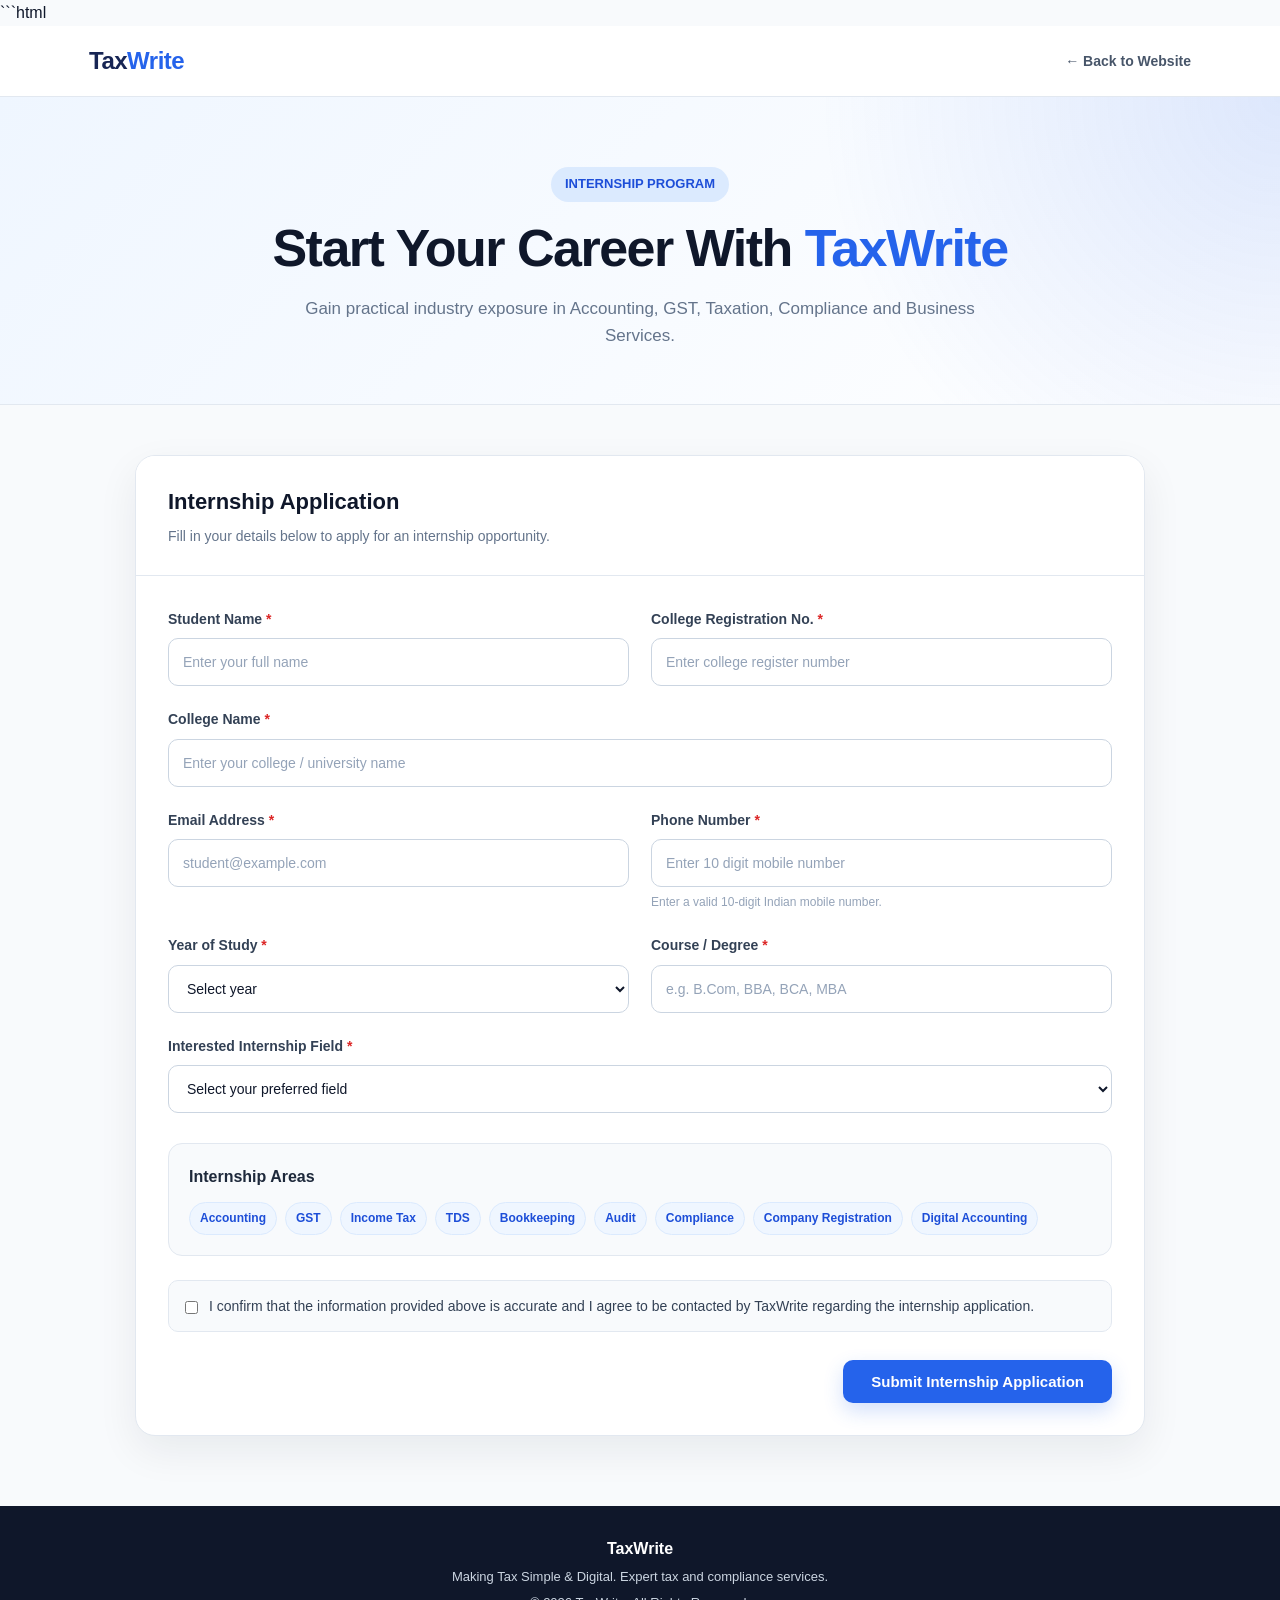
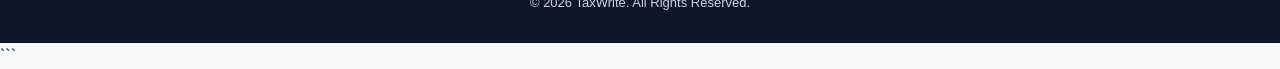
<file: intenship.html>
```html
<!DOCTYPE html>
<html lang="en">
<head>
    <meta charset="UTF-8">
    <meta name="viewport" content="width=device-width, initial-scale=1.0">

    <title>Internship Application | TaxWrite</title>

    <meta name="description"
          content="Apply online for an internship at TaxWrite in Accounting, GST, Taxation, Compliance and related fields.">

    <style>
        * {
            margin: 0;
            padding: 0;
            box-sizing: border-box;
        }

        html {
            scroll-behavior: smooth;
        }

        body {
            font-family: Inter, Arial, Helvetica, sans-serif;
            background: #f8fafc;
            color: #0f172a;
            line-height: 1.6;
        }

        /* =========================
           NAVBAR
        ========================= */

        .navbar {
            width: 100%;
            background: rgba(255,255,255,0.95);
            border-bottom: 1px solid #e2e8f0;
            position: sticky;
            top: 0;
            z-index: 1000;
            backdrop-filter: blur(12px);
        }

        .nav-container {
            max-width: 1150px;
            margin: auto;
            padding: 16px 24px;
            display: flex;
            justify-content: space-between;
            align-items: center;
        }

        .logo {
            text-decoration: none;
            color: #172554;
            font-size: 24px;
            font-weight: 800;
            letter-spacing: -0.5px;
        }

        .logo span {
            color: #2563eb;
        }

        .nav-link {
            text-decoration: none;
            color: #475569;
            font-size: 14px;
            font-weight: 600;
            transition: 0.25s;
        }

        .nav-link:hover {
            color: #2563eb;
        }

        /* =========================
           HERO
        ========================= */

        .hero {
            background:
                radial-gradient(circle at top right, rgba(37,99,235,0.14), transparent 35%),
                linear-gradient(135deg, #eff6ff, #ffffff);
            padding: 70px 20px 55px;
            text-align: center;
            border-bottom: 1px solid #e2e8f0;
        }

        .hero-badge {
            display: inline-block;
            background: #dbeafe;
            color: #1d4ed8;
            padding: 7px 14px;
            border-radius: 30px;
            font-size: 13px;
            font-weight: 700;
            margin-bottom: 18px;
        }

        .hero h1 {
            font-size: clamp(32px, 5vw, 52px);
            line-height: 1.1;
            letter-spacing: -1.5px;
            color: #0f172a;
            margin-bottom: 18px;
        }

        .hero h1 span {
            color: #2563eb;
        }

        .hero p {
            max-width: 680px;
            margin: auto;
            color: #64748b;
            font-size: 17px;
        }

        /* =========================
           MAIN
        ========================= */

        .main {
            max-width: 1050px;
            margin: 50px auto;
            padding: 0 20px;
        }

        .application-card {
            background: #ffffff;
            border: 1px solid #e2e8f0;
            border-radius: 20px;
            box-shadow: 0 15px 40px rgba(15,23,42,0.07);
            overflow: hidden;
        }

        .card-header {
            padding: 28px 32px;
            border-bottom: 1px solid #e2e8f0;
            background: #ffffff;
        }

        .card-header h2 {
            font-size: 22px;
            color: #0f172a;
            margin-bottom: 5px;
        }

        .card-header p {
            color: #64748b;
            font-size: 14px;
        }

        .form-container {
            padding: 32px;
        }

        /* =========================
           FORM
        ========================= */

        .form-grid {
            display: grid;
            grid-template-columns: repeat(2, 1fr);
            gap: 22px;
        }

        .form-group {
            display: flex;
            flex-direction: column;
        }

        .full-width {
            grid-column: 1 / -1;
        }

        label {
            font-size: 14px;
            font-weight: 650;
            color: #334155;
            margin-bottom: 8px;
        }

        label span {
            color: #dc2626;
        }

        input,
        select {
            width: 100%;
            height: 48px;
            padding: 0 14px;
            border: 1px solid #cbd5e1;
            border-radius: 10px;
            background: #ffffff;
            color: #0f172a;
            font-size: 14px;
            outline: none;
            transition: 0.2s;
        }

        input::placeholder {
            color: #94a3b8;
        }

        input:focus,
        select:focus {
            border-color: #2563eb;
            box-shadow: 0 0 0 3px rgba(37,99,235,0.10);
        }

        .helper-text {
            color: #94a3b8;
            font-size: 12px;
            margin-top: 6px;
        }

        /* =========================
           INTERNSHIP FIELDS
        ========================= */

        .field-info {
            margin-top: 30px;
            padding: 20px;
            background: #f8fafc;
            border: 1px solid #e2e8f0;
            border-radius: 14px;
        }

        .field-info h3 {
            font-size: 16px;
            margin-bottom: 12px;
            color: #1e293b;
        }

        .field-list {
            display: flex;
            flex-wrap: wrap;
            gap: 8px;
        }

        .field-tag {
            background: #eff6ff;
            color: #1d4ed8;
            border: 1px solid #dbeafe;
            padding: 6px 10px;
            border-radius: 20px;
            font-size: 12px;
            font-weight: 600;
        }

        /* =========================
           TERMS
        ========================= */

        .terms {
            margin-top: 24px;
            padding: 14px 16px;
            background: #f8fafc;
            border-radius: 10px;
            color: #64748b;
            font-size: 12px;
            border: 1px solid #e2e8f0;
        }

        .terms input {
            width: auto;
            height: auto;
            margin-right: 7px;
            vertical-align: middle;
        }

        /* =========================
           SUBMIT
        ========================= */

        .submit-area {
            margin-top: 28px;
            display: flex;
            justify-content: flex-end;
        }

        .submit-btn {
            border: none;
            background: #2563eb;
            color: white;
            padding: 13px 28px;
            border-radius: 10px;
            font-size: 15px;
            font-weight: 700;
            cursor: pointer;
            transition: 0.25s;
            box-shadow: 0 8px 20px rgba(37,99,235,0.20);
        }

        .submit-btn:hover {
            background: #1d4ed8;
            transform: translateY(-1px);
            box-shadow: 0 12px 25px rgba(37,99,235,0.25);
        }

        .submit-btn:disabled {
            opacity: 0.65;
            cursor: not-allowed;
            transform: none;
        }

        /* =========================
           FOOTER
        ========================= */

        footer {
            margin-top: 70px;
            background: #0f172a;
            color: #cbd5e1;
            text-align: center;
            padding: 30px 20px;
        }

        footer strong {
            color: #ffffff;
        }

        footer p {
            font-size: 13px;
            margin-top: 5px;
        }

        /* =========================
           SUCCESS MESSAGE
        ========================= */

        .success-message {
            display: none;
            margin-top: 22px;
            padding: 14px 16px;
            border-radius: 10px;
            background: #ecfdf5;
            color: #047857;
            border: 1px solid #a7f3d0;
            font-size: 14px;
            font-weight: 600;
        }

        /* =========================
           MOBILE
        ========================= */

        @media (max-width: 700px) {

            .nav-container {
                padding: 14px 18px;
            }

            .logo {
                font-size: 21px;
            }

            .hero {
                padding: 50px 18px 40px;
            }

            .hero p {
                font-size: 15px;
            }

            .main {
                margin: 30px auto;
                padding: 0 14px;
            }

            .card-header {
                padding: 22px 20px;
            }

            .form-container {
                padding: 20px;
            }

            .form-grid {
                grid-template-columns: 1fr;
                gap: 18px;
            }

            .full-width {
                grid-column: auto;
            }

            .submit-area {
                display: block;
            }

            .submit-btn {
                width: 100%;
            }
        }
    </style>
</head>

<body>

<!-- =========================
     NAVBAR
========================= -->

<nav class="navbar">
    <div class="nav-container">
        <a href="https://www.taxwrite.org/" class="logo">
            Tax<span>Write</span>
        </a>

        <a href="https://www.taxwrite.org/" class="nav-link">
            ← Back to Website
        </a>
    </div>
</nav>


<!-- =========================
     HERO
========================= -->

<section class="hero">

    <div class="hero-badge">
        INTERNSHIP PROGRAM
    </div>

    <h1>
        Start Your Career With <span>TaxWrite</span>
    </h1>

    <p>
        Gain practical industry exposure in Accounting, GST, Taxation,
        Compliance and Business Services.
    </p>

</section>


<!-- =========================
     APPLICATION FORM
========================= -->

<main class="main">

    <div class="application-card">

        <div class="card-header">
            <h2>Internship Application</h2>
            <p>
                Fill in your details below to apply for an internship opportunity.
            </p>
        </div>

        <div class="form-container">

            <!--
                FREE FORM SERVICE
                FormSubmit.co

                Change the email below if required.
            -->

            <form
                id="internshipForm"
                action="https://formsubmit.co/official@taxwrite.org"
                method="POST"
            >

                <!-- FormSubmit settings -->

                <input type="hidden" name="_subject"
                       value="New Internship Application - TaxWrite">

                <input type="hidden" name="_captcha"
                       value="false">

                <input type="hidden" name="_template"
                       value="table">

                <input type="hidden" name="_next"
                       value="https://www.taxwrite.org/internship.html">

                <div class="form-grid">

                    <!-- NAME -->

                    <div class="form-group">
                        <label for="studentName">
                            Student Name <span>*</span>
                        </label>

                        <input
                            type="text"
                            id="studentName"
                            name="Student Name"
                            placeholder="Enter your full name"
                            required
                        >
                    </div>


                    <!-- COLLEGE REG NO -->

                    <div class="form-group">
                        <label for="regNo">
                            College Registration No. <span>*</span>
                        </label>

                        <input
                            type="text"
                            id="regNo"
                            name="College Registration No"
                            placeholder="Enter college register number"
                            required
                        >
                    </div>


                    <!-- COLLEGE NAME -->

                    <div class="form-group full-width">
                        <label for="college">
                            College Name <span>*</span>
                        </label>

                        <input
                            type="text"
                            id="college"
                            name="College Name"
                            placeholder="Enter your college / university name"
                            required
                        >
                    </div>


                    <!-- EMAIL -->

                    <div class="form-group">
                        <label for="email">
                            Email Address <span>*</span>
                        </label>

                        <input
                            type="email"
                            id="email"
                            name="Email"
                            placeholder="student@example.com"
                            required
                        >
                    </div>


                    <!-- PHONE -->

                    <div class="form-group">
                        <label for="phone">
                            Phone Number <span>*</span>
                        </label>

                        <input
                            type="tel"
                            id="phone"
                            name="Phone Number"
                            placeholder="Enter 10 digit mobile number"
                            pattern="[6-9][0-9]{9}"
                            maxlength="10"
                            required
                        >

                        <div class="helper-text">
                            Enter a valid 10-digit Indian mobile number.
                        </div>
                    </div>


                    <!-- YEAR -->

                    <div class="form-group">
                        <label for="year">
                            Year of Study <span>*</span>
                        </label>

                        <select id="year" name="Year of Study" required>

                            <option value="">
                                Select year
                            </option>

                            <option value="1st Year">
                                1st Year
                            </option>

                            <option value="2nd Year">
                                2nd Year
                            </option>

                            <option value="3rd Year">
                                3rd Year
                            </option>

                            <option value="4th Year">
                                4th Year
                            </option>

                            <option value="Final Year">
                                Final Year
                            </option>

                            <option value="Graduate">
                                Graduate
                            </option>

                            <option value="Post Graduate">
                                Post Graduate
                            </option>

                        </select>
                    </div>


                    <!-- COURSE -->

                    <div class="form-group">
                        <label for="course">
                            Course / Degree <span>*</span>
                        </label>

                        <input
                            type="text"
                            id="course"
                            name="Course"
                            placeholder="e.g. B.Com, BBA, BCA, MBA"
                            required
                        >
                    </div>


                    <!-- INTERNSHIP FIELD -->

                    <div class="form-group full-width">

                        <label for="interest">
                            Interested Internship Field <span>*</span>
                        </label>

                        <select
                            id="interest"
                            name="Interested Internship Field"
                            required
                        >

                            <option value="">
                                Select your preferred field
                            </option>

                            <option value="Accounting">
                                Accounting
                            </option>

                            <option value="GST">
                                GST & GST Compliance
                            </option>

                            <option value="Income Tax">
                                Income Tax / ITR
                            </option>

                            <option value="TDS">
                                TDS & TDS Compliance
                            </option>

                            <option value="Bookkeeping">
                                Bookkeeping & Accounts
                            </option>

                            <option value="Audit">
                                Audit & Compliance
                            </option>

                            <option value="Company Registration">
                                Company / LLP Registration
                            </option>

                            <option value="Business Compliance">
                                Business Compliance
                            </option>

                            <option value="Taxation">
                                Taxation
                            </option>

                            <option value="Accounting Software">
                                Accounting Software / ERP
                            </option>

                            <option value="Technology">
                                Technology & Digital Accounting
                            </option>

                            <option value="Multiple Fields">
                                Multiple / Combined Fields
                            </option>

                        </select>

                    </div>

                </div>


                <!-- FIELD INFORMATION -->

                <div class="field-info">

                    <h3>
                        Internship Areas
                    </h3>

                    <div class="field-list">

                        <div class="field-tag">
                            Accounting
                        </div>

                        <div class="field-tag">
                            GST
                        </div>

                        <div class="field-tag">
                            Income Tax
                        </div>

                        <div class="field-tag">
                            TDS
                        </div>

                        <div class="field-tag">
                            Bookkeeping
                        </div>

                        <div class="field-tag">
                            Audit
                        </div>

                        <div class="field-tag">
                            Compliance
                        </div>

                        <div class="field-tag">
                            Company Registration
                        </div>

                        <div class="field-tag">
                            Digital Accounting
                        </div>

                    </div>

                </div>


                <!-- TERMS -->

                <div class="terms">

                    <label style="font-weight: 400; margin: 0;">

                        <input
                            type="checkbox"
                            id="agreement"
                            required
                        >

                        I confirm that the information provided above is
                        accurate and I agree to be contacted by TaxWrite
                        regarding the internship application.

                    </label>

                </div>


                <!-- SUBMIT -->

                <div class="submit-area">

                    <button
                        type="submit"
                        class="submit-btn"
                        id="submitBtn"
                    >
                        Submit Internship Application
                    </button>

                </div>


                <div
                    class="success-message"
                    id="successMessage"
                >
                    Your application is being submitted. Please wait...
                </div>

            </form>

        </div>

    </div>

</main>


<!-- =========================
     FOOTER
========================= -->

<footer>

    <strong>TaxWrite</strong>

    <p>
        Making Tax Simple & Digital.
        Expert tax and compliance services.
    </p>

    <p>
        © 2026 TaxWrite. All Rights Reserved.
    </p>

</footer>


<script>

    /* =========================================
       FORM VALIDATION
    ========================================= */

    const form = document.getElementById("internshipForm");

    const submitBtn = document.getElementById("submitBtn");

    const successMessage =
        document.getElementById("successMessage");


    form.addEventListener("submit", function (event) {

        const phone =
            document.getElementById("phone").value.trim();

        const phonePattern =
            /^[6-9][0-9]{9}$/;


        /* Validate Indian mobile number */

        if (!phonePattern.test(phone)) {

            event.preventDefault();

            alert(
                "Please enter a valid 10-digit Indian mobile number."
            );

            document.getElementById("phone").focus();

            return;
        }


        /* Prevent accidental double submission */

        submitBtn.disabled = true;

        submitBtn.textContent = "Submitting...";

        successMessage.style.display = "block";

    });


    /* =========================================
       REMOVE SPACES FROM PHONE NUMBER
    ========================================= */

    document.getElementById("phone")
        .addEventListener("input", function () {

            this.value =
                this.value.replace(/\D/g, "").slice(0, 10);

        });

</script>

</body>
</html>
```
</file>
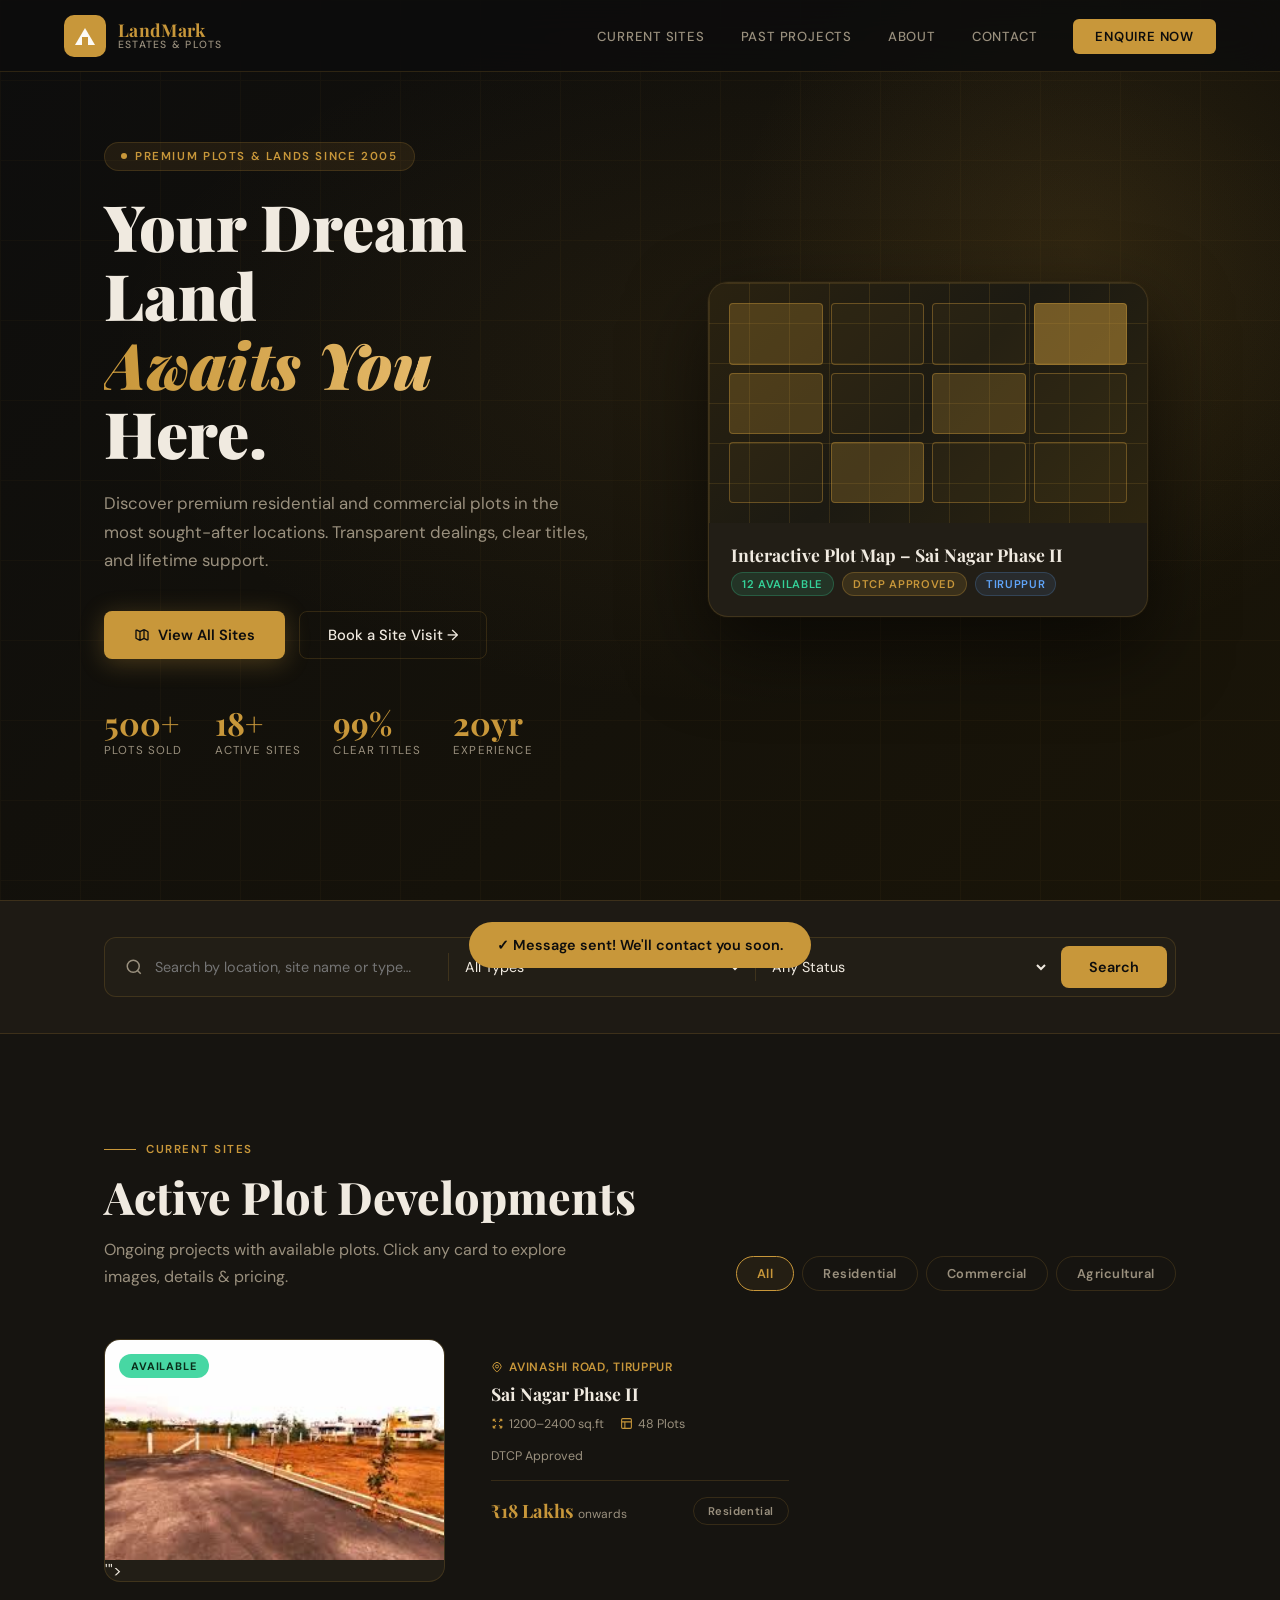
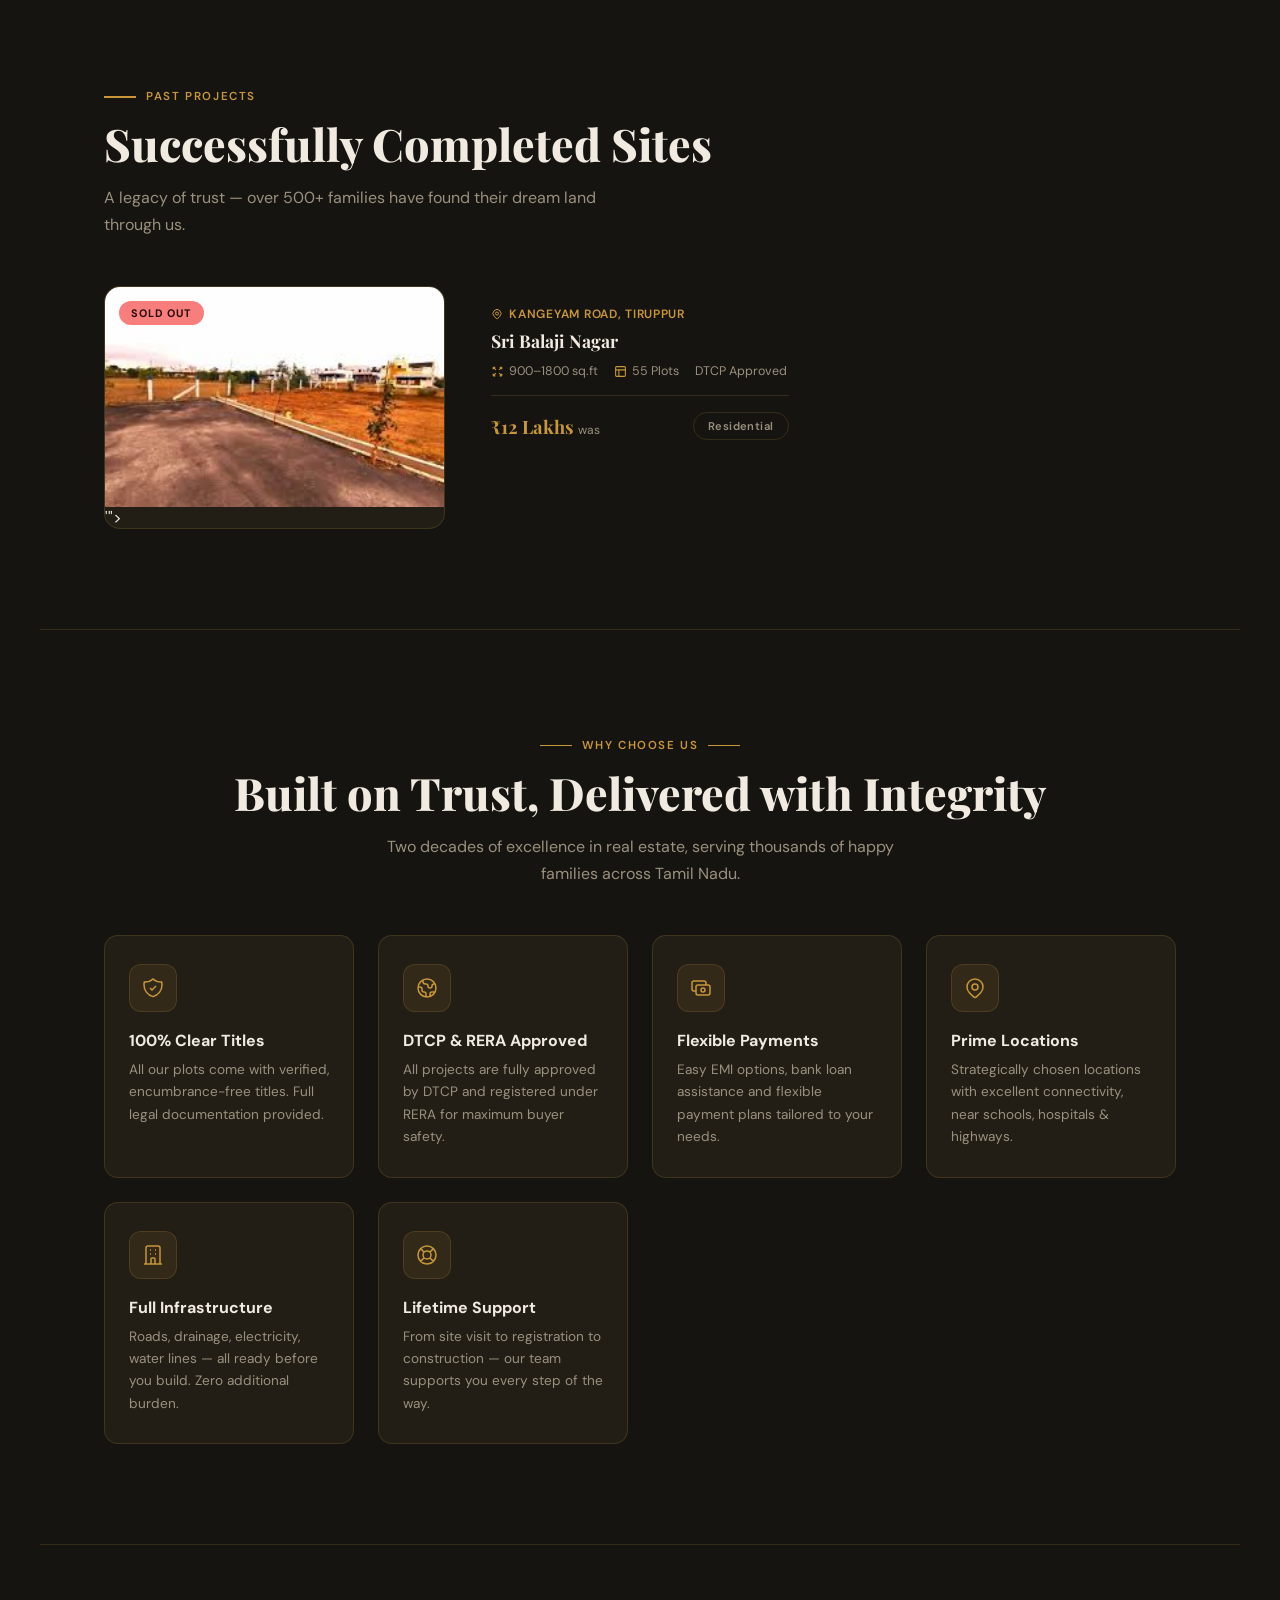
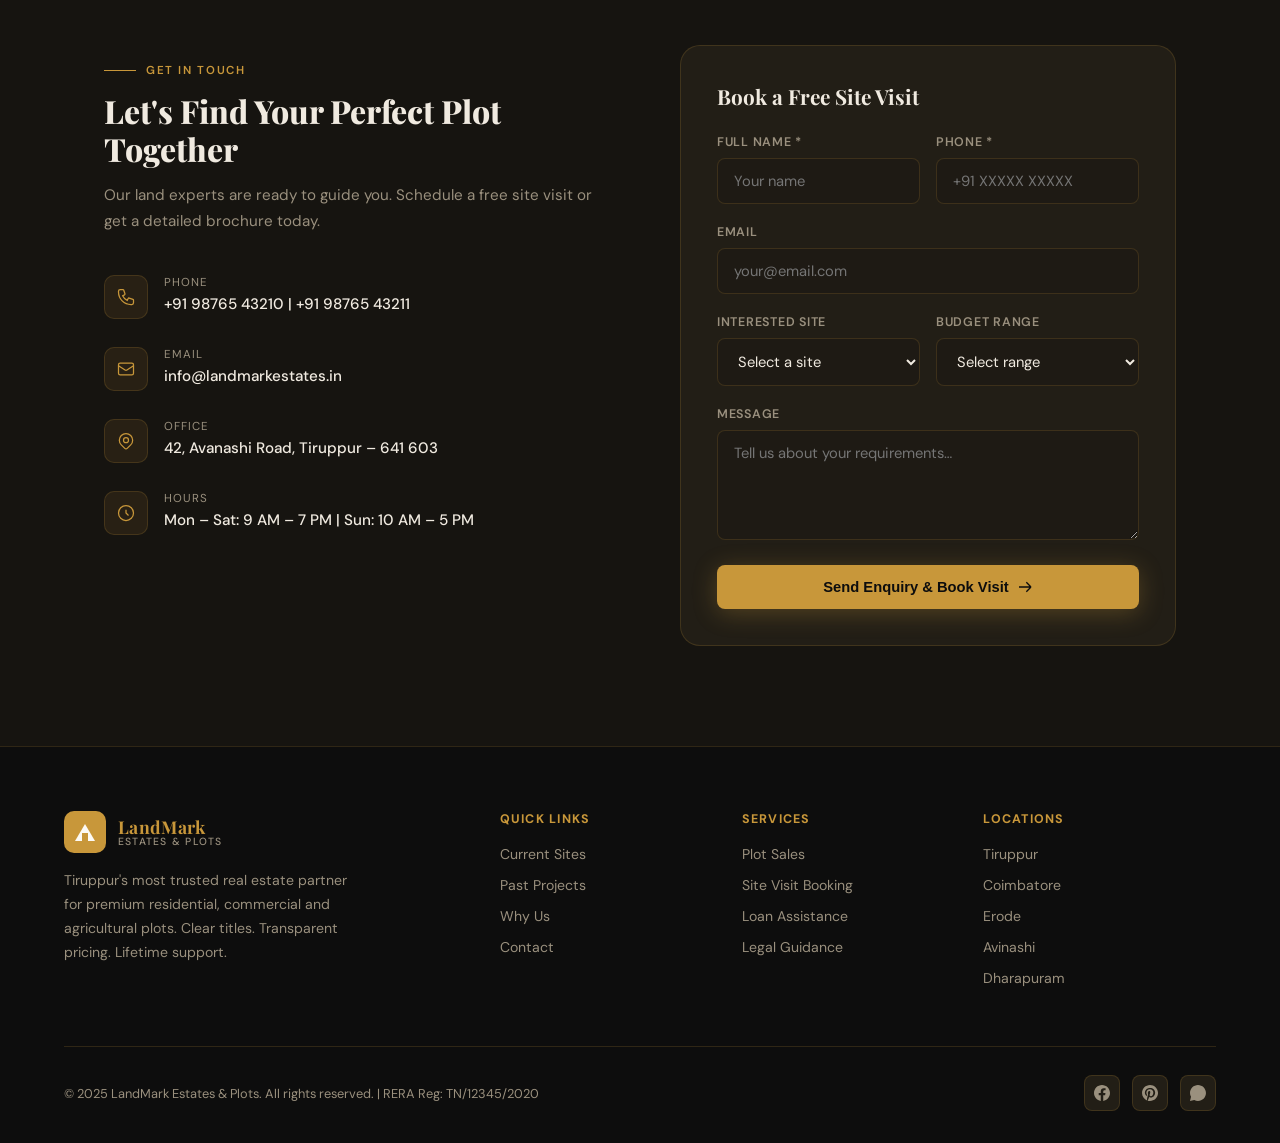
<file: land.html>
<!DOCTYPE html>
<html lang="en">
<head>
  <meta charset="UTF-8" />
  <meta name="viewport" content="width=device-width, initial-scale=1.0"/>
  <title>LandMark Estates – Premium Plots & Lands</title>
  <link rel="icon" type="image/svg+xml" href="data:image/svg+xml,<svg xmlns='http://www.w3.org/2000/svg' viewBox='0 0 64 64'><rect width='64' height='64' rx='12' fill='%23C8973A'/><path d='M10 50 L32 18 L54 50 Z' fill='white' opacity='0.9'/><rect x='26' y='36' width='12' height='14' fill='%23C8973A'/></svg>"/>
  <link rel="preconnect" href="https://fonts.googleapis.com"/>
  <link href="https://fonts.googleapis.com/css2?family=Playfair+Display:wght@400;600;700;900&family=DM+Sans:wght@300;400;500;600&display=swap" rel="stylesheet"/>
  <style>
    :root {
      --gold: #C8973A;
      --gold-light: #E5B96A;
      --gold-dark: #9A6F22;
      --black: #0D0D0D;
      --dark: #161410;
      --mid: #1E1A14;
      --card: #221E16;
      --border: rgba(200,151,58,0.18);
      --text: #F0EAE0;
      --muted: #9A907E;
      --white: #FFFFFF;
    }

    *, *::before, *::after { box-sizing: border-box; margin: 0; padding: 0; }

    html { scroll-behavior: smooth; font-size: 16px; }

    body {
      font-family: 'DM Sans', sans-serif;
      background: var(--dark);
      color: var(--text);
      overflow-x: hidden;
      cursor: default;
    }

    /* ── SCROLLBAR ── */
    ::-webkit-scrollbar { width: 5px; }
    ::-webkit-scrollbar-track { background: var(--dark); }
    ::-webkit-scrollbar-thumb { background: var(--gold); border-radius: 3px; }

    /* ── NAV ── */
    nav {
      position: fixed; top: 0; left: 0; right: 0; z-index: 1000;
      display: flex; align-items: center; justify-content: space-between;
      padding: 0 5%;
      height: 72px;
      background: rgba(13,13,13,0.82);
      backdrop-filter: blur(18px);
      border-bottom: 1px solid var(--border);
      transition: background 0.4s;
    }

    nav.scrolled { background: rgba(13,13,13,0.97); }

    .nav-logo {
      display: flex; align-items: center; gap: 12px;
      text-decoration: none;
    }
    .nav-logo-icon {
      width: 42px; height: 42px;
      background: var(--gold);
      border-radius: 10px;
      display: flex; align-items: center; justify-content: center;
      flex-shrink: 0;
    }
    .nav-logo-icon svg { width: 26px; height: 26px; }
    .nav-logo-text { line-height: 1.1; }
    .nav-logo-text span:first-child {
      display: block;
      font-family: 'Playfair Display', serif;
      font-size: 1.1rem; font-weight: 700;
      color: var(--gold);
      letter-spacing: 0.02em;
    }
    .nav-logo-text span:last-child {
      display: block;
      font-size: 0.65rem; font-weight: 500;
      color: var(--muted); letter-spacing: 0.12em; text-transform: uppercase;
    }

    .nav-links {
      display: flex; gap: 36px; list-style: none;
    }
    .nav-links a {
      text-decoration: none;
      font-size: 0.82rem; font-weight: 500;
      color: var(--muted); letter-spacing: 0.06em;
      text-transform: uppercase;
      transition: color 0.25s;
      position: relative;
    }
    .nav-links a::after {
      content: ''; position: absolute; bottom: -4px; left: 0; right: 0;
      height: 1.5px; background: var(--gold);
      transform: scaleX(0); transform-origin: left;
      transition: transform 0.3s;
    }
    .nav-links a:hover { color: var(--gold); }
    .nav-links a:hover::after { transform: scaleX(1); }

    .nav-cta {
      background: var(--gold);
      color: var(--black) !important;
      padding: 9px 22px; border-radius: 6px;
      font-weight: 600 !important;
      transition: background 0.25s, transform 0.2s !important;
    }
    .nav-cta::after { display: none !important; }
    .nav-cta:hover { background: var(--gold-light) !important; transform: translateY(-1px); }

    .hamburger {
      display: none; flex-direction: column; gap: 5px;
      cursor: pointer; padding: 6px;
    }
    .hamburger span {
      display: block; width: 24px; height: 2px;
      background: var(--gold); border-radius: 2px;
      transition: 0.3s;
    }
    .hamburger.open span:nth-child(1) { transform: rotate(45deg) translate(5px, 5px); }
    .hamburger.open span:nth-child(2) { opacity: 0; }
    .hamburger.open span:nth-child(3) { transform: rotate(-45deg) translate(5px, -5px); }

    .mobile-menu {
      display: none; position: fixed; top: 72px; left: 0; right: 0;
      background: rgba(13,13,13,0.97); backdrop-filter: blur(20px);
      padding: 24px 5% 32px;
      border-bottom: 1px solid var(--border);
      z-index: 999; flex-direction: column; gap: 20px;
    }
    .mobile-menu.open { display: flex; }
    .mobile-menu a {
      text-decoration: none; color: var(--muted);
      font-size: 1rem; font-weight: 500;
      letter-spacing: 0.04em; text-transform: uppercase;
      transition: color 0.2s;
    }
    .mobile-menu a:hover { color: var(--gold); }

    /* ── HERO ── */
    #hero {
      min-height: 100vh;
      display: flex; align-items: center;
      position: relative; overflow: hidden;
      padding-top: 72px;
    }

    .hero-bg {
      position: absolute; inset: 0;
      background:
        radial-gradient(ellipse 80% 60% at 60% 40%, rgba(200,151,58,0.08) 0%, transparent 65%),
        linear-gradient(135deg, #0D0D0D 0%, #1a1508 100%);
    }
    .hero-grid-lines {
      position: absolute; inset: 0; opacity: 0.04;
      background-image:
        linear-gradient(var(--gold) 1px, transparent 1px),
        linear-gradient(90deg, var(--gold) 1px, transparent 1px);
      background-size: 80px 80px;
    }
    .hero-orb {
      position: absolute; width: 700px; height: 700px;
      border-radius: 50%;
      background: radial-gradient(circle, rgba(200,151,58,0.12) 0%, transparent 70%);
      top: -100px; right: -150px;
      animation: pulse-orb 6s ease-in-out infinite;
    }
    @keyframes pulse-orb {
      0%, 100% { transform: scale(1); opacity: 1; }
      50% { transform: scale(1.08); opacity: 0.7; }
    }

    .hero-content {
      position: relative; z-index: 2;
      max-width: 1200px; margin: 0 auto;
      padding: 80px 5%;
      display: grid; grid-template-columns: 1fr 1fr; gap: 80px; align-items: center;
    }

    .hero-eyebrow {
      display: inline-flex; align-items: center; gap: 8px;
      background: rgba(200,151,58,0.1);
      border: 1px solid var(--border);
      padding: 6px 16px; border-radius: 50px;
      font-size: 0.72rem; font-weight: 600;
      letter-spacing: 0.14em; text-transform: uppercase;
      color: var(--gold); margin-bottom: 20px;
    }
    .hero-eyebrow span { width: 6px; height: 6px; background: var(--gold); border-radius: 50%; }

    .hero-title {
      font-family: 'Playfair Display', serif;
      font-size: clamp(2.4rem, 5vw, 4.2rem);
      font-weight: 900; line-height: 1.08;
      margin-bottom: 22px;
      color: var(--text);
    }
    .hero-title em {
      font-style: italic;
      background: linear-gradient(90deg, var(--gold), var(--gold-light));
      -webkit-background-clip: text; -webkit-text-fill-color: transparent;
    }

    .hero-sub {
      font-size: 1.05rem; line-height: 1.7;
      color: var(--muted); margin-bottom: 36px; max-width: 500px;
    }

    .hero-actions { display: flex; gap: 14px; flex-wrap: wrap; }

    .btn-primary {
      display: inline-flex; align-items: center; gap: 8px;
      background: var(--gold); color: var(--black);
      padding: 14px 30px; border-radius: 8px;
      font-weight: 600; font-size: 0.92rem;
      text-decoration: none; border: none; cursor: pointer;
      transition: background 0.25s, transform 0.2s, box-shadow 0.25s;
      box-shadow: 0 4px 24px rgba(200,151,58,0.3);
    }
    .btn-primary:hover {
      background: var(--gold-light); transform: translateY(-2px);
      box-shadow: 0 8px 32px rgba(200,151,58,0.45);
    }

    .btn-outline {
      display: inline-flex; align-items: center; gap: 8px;
      background: transparent; color: var(--text);
      padding: 13px 28px; border-radius: 8px;
      font-weight: 500; font-size: 0.92rem;
      text-decoration: none; cursor: pointer;
      border: 1.5px solid var(--border);
      transition: border-color 0.25s, color 0.25s, transform 0.2s;
    }
    .btn-outline:hover { border-color: var(--gold); color: var(--gold); transform: translateY(-2px); }

    .hero-stats {
      display: flex; gap: 32px; margin-top: 48px;
    }
    .stat { text-align: left; }
    .stat-num {
      font-family: 'Playfair Display', serif;
      font-size: 2rem; font-weight: 700; color: var(--gold); line-height: 1;
    }
    .stat-label { font-size: 0.72rem; color: var(--muted); text-transform: uppercase; letter-spacing: 0.1em; margin-top: 4px; }

    .hero-visual {
      position: relative; display: flex; align-items: center; justify-content: center;
    }
    .hero-map-card {
      width: 100%; max-width: 440px;
      background: var(--card);
      border: 1px solid var(--border);
      border-radius: 20px;
      overflow: hidden;
      box-shadow: 0 32px 80px rgba(0,0,0,0.6), 0 0 0 1px rgba(200,151,58,0.06);
      animation: float-card 5s ease-in-out infinite;
    }
    @keyframes float-card {
      0%, 100% { transform: translateY(0); }
      50% { transform: translateY(-10px); }
    }
    .hero-map-img {
      width: 100%; height: 240px; object-fit: cover;
      background: linear-gradient(135deg, #2a2210, #3a2f12);
      display: flex; align-items: center; justify-content: center;
      font-size: 4rem; position: relative; overflow: hidden;
    }
    .hero-map-img-placeholder {
      width: 100%; height: 240px;
      background: linear-gradient(135deg, #2a2210 0%, #1c1a12 50%, #2d2510 100%);
      display: flex; align-items: center; justify-content: center;
      position: relative; overflow: hidden;
    }
    .map-grid {
      position: absolute; inset: 0;
      background-image:
        linear-gradient(rgba(200,151,58,0.15) 1px, transparent 1px),
        linear-gradient(90deg, rgba(200,151,58,0.15) 1px, transparent 1px);
      background-size: 40px 40px;
    }
    .map-plots {
      position: absolute; inset: 20px;
      display: grid; grid-template-columns: repeat(4,1fr); grid-template-rows: repeat(3,1fr);
      gap: 8px;
    }
    .map-plot {
      border-radius: 4px; border: 1px solid rgba(200,151,58,0.4);
      transition: background 0.3s;
    }
    .map-plot.sold { background: rgba(200,151,58,0.25); }
    .map-plot.available { background: rgba(200,151,58,0.06); }
    .map-plot.featured { background: rgba(200,151,58,0.5); animation: blink-plot 2s ease-in-out infinite; }
    @keyframes blink-plot { 0%,100%{opacity:1}50%{opacity:0.5} }

    .hero-card-body { padding: 20px 22px; }
    .hero-card-title {
      font-family: 'Playfair Display', serif; font-size: 1.1rem;
      font-weight: 700; color: var(--text); margin-bottom: 6px;
    }
    .hero-card-tags { display: flex; gap: 8px; flex-wrap: wrap; }
    .tag {
      font-size: 0.7rem; font-weight: 600; letter-spacing: 0.06em;
      text-transform: uppercase; padding: 4px 10px; border-radius: 50px;
    }
    .tag-gold { background: rgba(200,151,58,0.15); color: var(--gold); border: 1px solid rgba(200,151,58,0.3); }
    .tag-green { background: rgba(52,211,153,0.12); color: #34D399; border: 1px solid rgba(52,211,153,0.25); }
    .tag-blue { background: rgba(96,165,250,0.1); color: #60A5FA; border: 1px solid rgba(96,165,250,0.2); }

    /* ── SECTION BASE ── */
    section { padding: 100px 5%; max-width: 1200px; margin: 0 auto; }
    .section-wrap { max-width: 1200px; margin: 0 auto; padding: 100px 5%; }

    .section-eyebrow {
      display: inline-flex; align-items: center; gap: 10px;
      margin-bottom: 14px;
    }
    .eyebrow-line { width: 32px; height: 1.5px; background: var(--gold); }
    .eyebrow-text {
      font-size: 0.72rem; font-weight: 600;
      letter-spacing: 0.14em; text-transform: uppercase; color: var(--gold);
    }

    .section-title {
      font-family: 'Playfair Display', serif;
      font-size: clamp(1.8rem, 3.5vw, 2.8rem);
      font-weight: 800; line-height: 1.15;
      color: var(--text); margin-bottom: 14px;
    }
    .section-sub { font-size: 1rem; color: var(--muted); line-height: 1.7; max-width: 520px; }

    /* ── SEARCH BAR ── */
    .search-section {
      background: var(--mid); border-top: 1px solid var(--border); border-bottom: 1px solid var(--border);
    }
    .search-inner {
      max-width: 1200px; margin: 0 auto; padding: 36px 5%;
    }
    .search-bar {
      display: flex; gap: 12px; align-items: center;
      background: var(--card); border: 1px solid var(--border);
      border-radius: 12px; padding: 8px 8px 8px 20px;
      flex-wrap: wrap;
    }
    .search-bar select, .search-bar input {
      background: transparent; border: none; outline: none;
      color: var(--text); font-family: 'DM Sans', sans-serif;
      font-size: 0.9rem; flex: 1; min-width: 140px; padding: 8px 0;
    }
    .search-bar select option { background: var(--card); color: var(--text); }
    .search-divider { width: 1px; height: 28px; background: var(--border); flex-shrink: 0; }
    .search-btn {
      background: var(--gold); color: var(--black); border: none; cursor: pointer;
      padding: 12px 28px; border-radius: 8px; font-weight: 600; font-size: 0.9rem;
      font-family: 'DM Sans', sans-serif;
      transition: background 0.25s, transform 0.2s;
    }
    .search-btn:hover { background: var(--gold-light); transform: translateY(-1px); }

    /* ── SITES GRID ── */
    .sites-header {
      display: flex; align-items: flex-end; justify-content: space-between;
      margin-bottom: 48px; gap: 20px; flex-wrap: wrap;
    }
    .filter-tabs { display: flex; gap: 8px; flex-wrap: wrap; }
    .filter-tab {
      padding: 8px 20px; border-radius: 50px; cursor: pointer;
      font-size: 0.8rem; font-weight: 600; letter-spacing: 0.04em;
      border: 1.5px solid var(--border); color: var(--muted);
      background: transparent; font-family: 'DM Sans', sans-serif;
      transition: all 0.25s;
    }
    .filter-tab:hover, .filter-tab.active {
      border-color: var(--gold); color: var(--gold);
      background: rgba(200,151,58,0.08);
    }

    .sites-grid {
      display: grid; grid-template-columns: repeat(auto-fill, minmax(320px, 1fr));
      gap: 24px;
    }

    .site-card {
      background: var(--card); border: 1px solid var(--border);
      border-radius: 16px; overflow: hidden; cursor: pointer;
      transition: transform 0.3s, box-shadow 0.3s, border-color 0.3s;
    }
    .site-card:hover {
      transform: translateY(-6px);
      box-shadow: 0 24px 60px rgba(0,0,0,0.5), 0 0 0 1px rgba(200,151,58,0.2);
      border-color: rgba(200,151,58,0.35);
    }

    .card-img-wrap {
      position: relative; overflow: hidden; height: 220px;
    }
    .card-img {
      width: 100%; height: 100%;
      object-fit: cover; display: block;
      transition: transform 0.5s;
    }
    .card-img-placeholder {
      width: 100%; height: 100%;
      display: flex; align-items: center; justify-content: center;
      font-size: 0.8rem; color: var(--muted);
      background: linear-gradient(135deg, #1E1A14, #2a2210);
      position: relative; overflow: hidden;
    }
    .card-img-placeholder .plot-icon {
      display: flex; flex-direction: column; align-items: center; gap: 8px;
    }
    .card-img-placeholder svg { width: 48px; height: 48px; opacity: 0.4; }
    .card-img-placeholder span { font-size: 0.72rem; letter-spacing: 0.06em; opacity: 0.5; }

    .site-card:hover .card-img { transform: scale(1.07); }
    .card-badge {
      position: absolute; top: 14px; left: 14px;
      padding: 5px 12px; border-radius: 50px;
      font-size: 0.68rem; font-weight: 700; letter-spacing: 0.08em;
      text-transform: uppercase;
    }
    .badge-available { background: rgba(52,211,153,0.9); color: #0A2E1A; }
    .badge-sold { background: rgba(248,113,113,0.9); color: #2A0A0A; }
    .badge-coming { background: rgba(251,191,36,0.9); color: #2A1A00; }

    .card-overlay {
      position: absolute; inset: 0;
      background: linear-gradient(to top, rgba(0,0,0,0.7) 0%, transparent 50%);
      opacity: 0; transition: opacity 0.3s;
      display: flex; align-items: flex-end; padding: 16px;
    }
    .site-card:hover .card-overlay { opacity: 1; }
    .overlay-view-btn {
      background: var(--gold); color: var(--black);
      padding: 8px 18px; border-radius: 6px;
      font-size: 0.8rem; font-weight: 700; letter-spacing: 0.04em;
      text-transform: uppercase;
    }

    .card-body { padding: 20px 22px; }
    .card-location {
      display: flex; align-items: center; gap: 6px;
      font-size: 0.75rem; color: var(--gold); font-weight: 600;
      letter-spacing: 0.06em; text-transform: uppercase; margin-bottom: 8px;
    }
    .card-location svg { width: 12px; height: 12px; }
    .card-title {
      font-family: 'Playfair Display', serif; font-size: 1.1rem;
      font-weight: 700; color: var(--text); margin-bottom: 10px; line-height: 1.3;
    }
    .card-meta {
      display: flex; gap: 16px; margin-bottom: 16px; flex-wrap: wrap;
    }
    .meta-item { font-size: 0.78rem; color: var(--muted); display: flex; align-items: center; gap: 5px; }
    .meta-item svg { width: 13px; height: 13px; color: var(--gold); }
    .card-footer {
      display: flex; align-items: center; justify-content: space-between;
      padding-top: 16px; border-top: 1px solid var(--border);
    }
    .card-price {
      font-family: 'Playfair Display', serif; font-size: 1.15rem;
      font-weight: 700; color: var(--gold);
    }
    .card-price span { font-size: 0.75rem; font-family: 'DM Sans', sans-serif; color: var(--muted); font-weight: 400; }

    /* ── LIGHTBOX ── */
    .lightbox-overlay {
      display: none; position: fixed; inset: 0; z-index: 2000;
      background: rgba(0,0,0,0.92);
      backdrop-filter: blur(10px);
      align-items: center; justify-content: center;
      padding: 20px;
    }
    .lightbox-overlay.active { display: flex; animation: lb-in 0.3s ease; }
    @keyframes lb-in { from { opacity: 0; transform: scale(0.97); } to { opacity: 1; transform: scale(1); } }

    .lightbox-box {
      background: var(--card); border: 1px solid var(--border);
      border-radius: 20px; overflow: hidden;
      max-width: 900px; width: 100%; max-height: 90vh;
      overflow-y: auto; position: relative;
    }
    .lightbox-close {
      position: absolute; top: 16px; right: 16px; z-index: 10;
      width: 36px; height: 36px; border-radius: 50%;
      background: rgba(0,0,0,0.6); border: 1px solid var(--border);
      color: var(--text); font-size: 1.1rem; cursor: pointer;
      display: flex; align-items: center; justify-content: center;
      transition: background 0.2s;
    }
    .lightbox-close:hover { background: var(--gold); color: var(--black); }

    .lb-img-wrap {
      position: relative; height: 340px;
    }
    .lb-img {
      width: 100%; height: 100%; object-fit: cover;
      display: block;
    }
    .lb-img-placeholder {
      width: 100%; height: 100%;
      background: linear-gradient(135deg, #2a2210, #1c1a12);
      display: flex; align-items: center; justify-content: center;
    }
    .lb-img-placeholder svg { width: 64px; height: 64px; opacity: 0.3; }

    .lb-thumbnails {
      display: flex; gap: 8px; padding: 14px 20px;
      overflow-x: auto; border-bottom: 1px solid var(--border);
    }
    .lb-thumb {
      flex-shrink: 0; width: 72px; height: 50px; border-radius: 6px;
      overflow: hidden; cursor: pointer;
      border: 2px solid transparent; transition: border-color 0.2s;
    }
    .lb-thumb.active { border-color: var(--gold); }
    .lb-thumb img { width: 100%; height: 100%; object-fit: cover; display: block; }
    .lb-thumb-placeholder {
      width: 100%; height: 100%;
      background: linear-gradient(135deg, #2a2210, #1c1a12);
      display: flex; align-items: center; justify-content: center;
    }
    .lb-thumb-placeholder svg { width: 20px; height: 20px; opacity: 0.3; }

    .lb-body { padding: 28px; }
    .lb-badge {
      display: inline-block; padding: 5px 14px; border-radius: 50px;
      font-size: 0.7rem; font-weight: 700; letter-spacing: 0.08em;
      text-transform: uppercase; margin-bottom: 12px;
    }
    .lb-title {
      font-family: 'Playfair Display', serif; font-size: 1.7rem;
      font-weight: 800; color: var(--text); margin-bottom: 8px; line-height: 1.2;
    }
    .lb-location { font-size: 0.85rem; color: var(--gold); font-weight: 500; margin-bottom: 20px; }
    .lb-details-grid {
      display: grid; grid-template-columns: repeat(auto-fill, minmax(160px,1fr));
      gap: 14px; margin-bottom: 24px;
    }
    .lb-detail {
      background: var(--mid); border: 1px solid var(--border);
      border-radius: 10px; padding: 14px 16px;
    }
    .lb-detail-label { font-size: 0.68rem; color: var(--muted); text-transform: uppercase; letter-spacing: 0.08em; margin-bottom: 5px; }
    .lb-detail-value { font-size: 1rem; font-weight: 600; color: var(--text); }
    .lb-desc { font-size: 0.92rem; line-height: 1.7; color: var(--muted); margin-bottom: 24px; }
    .lb-price-row {
      display: flex; align-items: center; justify-content: space-between;
      flex-wrap: wrap; gap: 16px;
    }
    .lb-price {
      font-family: 'Playfair Display', serif; font-size: 2rem; font-weight: 800; color: var(--gold);
    }
    .lb-price small { font-family: 'DM Sans',sans-serif; font-size: 0.8rem; color: var(--muted); font-weight: 400; }
    .lb-actions { display: flex; gap: 12px; flex-wrap: wrap; }

    /* ── WHY US ── */
    .why-grid {
      display: grid; grid-template-columns: repeat(auto-fill, minmax(220px,1fr));
      gap: 24px; margin-top: 48px;
    }
    .why-card {
      background: var(--card); border: 1px solid var(--border);
      border-radius: 14px; padding: 28px 24px;
      transition: transform 0.3s, border-color 0.3s;
    }
    .why-card:hover { transform: translateY(-4px); border-color: rgba(200,151,58,0.3); }
    .why-icon {
      width: 48px; height: 48px; border-radius: 12px;
      background: rgba(200,151,58,0.1); border: 1px solid var(--border);
      display: flex; align-items: center; justify-content: center;
      margin-bottom: 18px;
    }
    .why-icon svg { width: 24px; height: 24px; color: var(--gold); }
    .why-title { font-size: 1rem; font-weight: 700; color: var(--text); margin-bottom: 8px; }
    .why-text { font-size: 0.85rem; line-height: 1.65; color: var(--muted); }

    /* ── CONTACT ── */
    .contact-wrap {
      display: grid; grid-template-columns: 1fr 1fr; gap: 80px; align-items: start;
    }
    .contact-form {
      background: var(--card); border: 1px solid var(--border);
      border-radius: 20px; padding: 36px;
    }
    .form-group { margin-bottom: 20px; }
    .form-label { display: block; font-size: 0.78rem; font-weight: 600; letter-spacing: 0.06em; text-transform: uppercase; color: var(--muted); margin-bottom: 8px; }
    .form-input, .form-select, .form-textarea {
      width: 100%; background: var(--mid); border: 1px solid var(--border);
      border-radius: 8px; padding: 12px 16px;
      color: var(--text); font-family: 'DM Sans', sans-serif; font-size: 0.92rem;
      outline: none; transition: border-color 0.25s;
    }
    .form-input:focus, .form-select:focus, .form-textarea:focus { border-color: var(--gold); }
    .form-select option { background: var(--card); }
    .form-textarea { resize: vertical; min-height: 110px; }
    .form-row { display: grid; grid-template-columns: 1fr 1fr; gap: 16px; }

    .contact-info { padding-top: 10px; }
    .contact-info-title {
      font-family: 'Playfair Display', serif; font-size: 2rem;
      font-weight: 800; color: var(--text); margin-bottom: 14px; line-height: 1.2;
    }
    .contact-info-sub { font-size: 0.95rem; color: var(--muted); line-height: 1.7; margin-bottom: 40px; }
    .contact-detail { display: flex; gap: 16px; align-items: flex-start; margin-bottom: 28px; }
    .contact-detail-icon {
      width: 44px; height: 44px; border-radius: 10px; flex-shrink: 0;
      background: rgba(200,151,58,0.1); border: 1px solid var(--border);
      display: flex; align-items: center; justify-content: center;
    }
    .contact-detail-icon svg { width: 20px; height: 20px; color: var(--gold); }
    .contact-detail-label { font-size: 0.72rem; text-transform: uppercase; letter-spacing: 0.08em; color: var(--muted); margin-bottom: 4px; }
    .contact-detail-value { font-size: 0.95rem; font-weight: 500; color: var(--text); }

    /* ── FOOTER ── */
    footer {
      background: var(--black); border-top: 1px solid var(--border);
      padding: 64px 5% 32px;
    }
    .footer-inner { max-width: 1200px; margin: 0 auto; }
    .footer-grid {
      display: grid; grid-template-columns: 2fr 1fr 1fr 1.2fr; gap: 48px;
      margin-bottom: 48px;
    }
    .footer-brand p { font-size: 0.88rem; color: var(--muted); line-height: 1.7; margin-top: 16px; max-width: 300px; }
    .footer-col h4 { font-size: 0.78rem; font-weight: 700; letter-spacing: 0.1em; text-transform: uppercase; color: var(--gold); margin-bottom: 16px; }
    .footer-col ul { list-style: none; }
    .footer-col ul li { margin-bottom: 10px; }
    .footer-col ul li a { text-decoration: none; font-size: 0.88rem; color: var(--muted); transition: color 0.2s; }
    .footer-col ul li a:hover { color: var(--gold); }
    .footer-bottom {
      padding-top: 28px; border-top: 1px solid var(--border);
      display: flex; align-items: center; justify-content: space-between;
      flex-wrap: wrap; gap: 16px;
    }
    .footer-bottom p { font-size: 0.8rem; color: var(--muted); }
    .social-links { display: flex; gap: 12px; }
    .social-link {
      width: 36px; height: 36px; border-radius: 8px;
      background: var(--card); border: 1px solid var(--border);
      display: flex; align-items: center; justify-content: center;
      transition: background 0.25s, border-color 0.25s;
    }
    .social-link:hover { background: rgba(200,151,58,0.15); border-color: var(--gold); }
    .social-link svg { width: 16px; height: 16px; color: var(--muted); }
    .social-link:hover svg { color: var(--gold); }

    /* ── DIVIDER ── */
    .section-divider {
      max-width: 1200px; margin: 0 auto;
      border: none; border-top: 1px solid var(--border);
    }

    /* ── SCROLL REVEAL ── */
    .reveal { opacity: 0; transform: translateY(30px); transition: opacity 0.7s ease, transform 0.7s ease; }
    .reveal.visible { opacity: 1; transform: translateY(0); }

    /* ── TOAST ── */
    .toast {
      position: fixed; bottom: 32px; left: 50%; transform: translateX(-50%) translateY(100px);
      background: var(--gold); color: var(--black); padding: 14px 28px; border-radius: 50px;
      font-weight: 600; font-size: 0.9rem; z-index: 3000;
      transition: transform 0.4s cubic-bezier(0.34,1.56,0.64,1);
      pointer-events: none;
    }
    .toast.show { transform: translateX(-50%) translateY(0); }

    /* ── RESPONSIVE ── */
    @media (max-width: 900px) {
      .hero-content { grid-template-columns: 1fr; gap: 48px; text-align: center; }
      .hero-sub { margin-left: auto; margin-right: auto; }
      .hero-actions { justify-content: center; }
      .hero-stats { justify-content: center; }
      .hero-visual { display: none; }
      .contact-wrap { grid-template-columns: 1fr; gap: 40px; }
      .footer-grid { grid-template-columns: 1fr 1fr; gap: 32px; }
      .nav-links { display: none; }
      .hamburger { display: flex; }
    }
    @media (max-width: 600px) {
      .sites-header { flex-direction: column; align-items: flex-start; }
      .footer-grid { grid-template-columns: 1fr; }
      .lb-details-grid { grid-template-columns: 1fr 1fr; }
      .form-row { grid-template-columns: 1fr; }
      .hero-stats { flex-wrap: wrap; gap: 20px; }
    }
  </style>
</head>
<body>

<!-- TOAST -->
<div class="toast" id="toast">✓ Message sent! We'll contact you soon.</div>

<!-- NAV -->
<nav id="navbar">
  <a href="#hero" class="nav-logo">
    <div class="nav-logo-icon">
      <svg viewBox="0 0 26 26" fill="none" xmlns="http://www.w3.org/2000/svg">
        <path d="M3 22 L13 5 L23 22 Z" fill="white" opacity="0.95"/>
        <rect x="10" y="14" width="6" height="8" fill="#C8973A"/>
      </svg>
    </div>
    <div class="nav-logo-text">
      <span>LandMark</span>
      <span>Estates & Plots</span>
    </div>
  </a>

  <ul class="nav-links">
    <li><a href="#sites">Current Sites</a></li>
    <li><a href="#old-sites">Past Projects</a></li>
    <li><a href="#why-us">About</a></li>
    <li><a href="#contact">Contact</a></li>
    <li><a href="#contact" class="nav-cta">Enquire Now</a></li>
  </ul>

  <div class="hamburger" id="hamburger" onclick="toggleMenu()">
    <span></span><span></span><span></span>
  </div>
</nav>

<!-- MOBILE MENU -->
<div class="mobile-menu" id="mobileMenu">
  <a href="#sites" onclick="closeMenu()">Current Sites</a>
  <a href="#old-sites" onclick="closeMenu()">Past Projects</a>
  <a href="#why-us" onclick="closeMenu()">About</a>
  <a href="#contact" onclick="closeMenu()">Contact</a>
</div>

<!-- HERO -->
<section id="hero" style="padding:0; max-width:none;">
  <div class="hero-bg"></div>
  <div class="hero-grid-lines"></div>
  <div class="hero-orb"></div>
  <div class="hero-content">
    <div>
      <div class="hero-eyebrow">
        <span></span> Premium Plots & Lands Since 2005
      </div>
      <h1 class="hero-title">
        Your Dream Land<br/><em>Awaits You</em><br/>Here.
      </h1>
      <p class="hero-sub">
        Discover premium residential and commercial plots in the most sought-after locations. Transparent dealings, clear titles, and lifetime support.
      </p>
      <div class="hero-actions">
        <a href="#sites" class="btn-primary">
          <svg width="16" height="16" fill="none" viewBox="0 0 24 24" stroke="currentColor" stroke-width="2"><path d="M9 20l-5.447-2.724A1 1 0 013 16.382V5.618a1 1 0 011.447-.894L9 7m0 13l6-3m-6 3V7m6 10l4.553 2.276A1 1 0 0021 18.382V7.618a1 1 0 00-.553-.894L15 4m0 13V4m0 0L9 7"/></svg>
          View All Sites
        </a>
        <a href="#contact" class="btn-outline">
          Book a Site Visit →
        </a>
      </div>
      <div class="hero-stats">
        <div class="stat"><div class="stat-num">500+</div><div class="stat-label">Plots Sold</div></div>
        <div class="stat"><div class="stat-num">18+</div><div class="stat-label">Active Sites</div></div>
        <div class="stat"><div class="stat-num">99%</div><div class="stat-label">Clear Titles</div></div>
        <div class="stat"><div class="stat-num">20yr</div><div class="stat-label">Experience</div></div>
      </div>
    </div>
    <div class="hero-visual">
      <div class="hero-map-card">
        <div class="hero-map-img-placeholder">
          <div class="map-grid"></div>
          <div class="map-plots" id="mapPlots"></div>
        </div>
        <div class="hero-card-body">
          <div class="hero-card-title">Interactive Plot Map – Sai Nagar Phase II</div>
          <div class="hero-card-tags">
            <span class="tag tag-green">12 Available</span>
            <span class="tag tag-gold">DTCP Approved</span>
            <span class="tag tag-blue">Tiruppur</span>
          </div>
        </div>
      </div>
    </div>
  </div>
</section>

<!-- SEARCH -->
<div class="search-section">
  <div class="search-inner">
    <div class="search-bar">
      <svg width="18" height="18" fill="none" viewBox="0 0 24 24" stroke="currentColor" stroke-width="2" style="color:var(--muted);flex-shrink:0"><circle cx="11" cy="11" r="8"/><path d="M21 21l-4.35-4.35"/></svg>
      <input type="text" id="searchInput" placeholder="Search by location, site name or type…" oninput="filterSites()" />
      <div class="search-divider"></div>
      <select id="typeFilter" onchange="filterSites()">
        <option value="">All Types</option>
        <option value="Residential">Residential</option>
        <option value="Commercial">Commercial</option>
        <option value="Agricultural">Agricultural</option>
        <option value="Villa">Villa Plot</option>
      </select>
      <div class="search-divider"></div>
      <select id="statusFilter" onchange="filterSites()">
        <option value="">Any Status</option>
        <option value="Available">Available</option>
        <option value="Sold Out">Sold Out</option>
        <option value="Coming Soon">Coming Soon</option>
      </select>
      <button class="search-btn" onclick="filterSites()">Search</button>
    </div>
  </div>
</div>

<!-- CURRENT SITES -->
<div id="sites">
  <div class="section-wrap" style="padding-bottom:0">
    <div class="sites-header reveal">
      <div>
        <div class="section-eyebrow">
          <div class="eyebrow-line"></div>
          <span class="eyebrow-text">Current Sites</span>
        </div>
        <h2 class="section-title">Active Plot Developments</h2>
        <p class="section-sub">Ongoing projects with available plots. Click any card to explore images, details & pricing.</p>
      </div>
      <div class="filter-tabs" id="filterTabs">
        <button class="filter-tab active" onclick="setFilter('all',this)">All</button>
        <button class="filter-tab" onclick="setFilter('Residential',this)">Residential</button>
        <button class="filter-tab" onclick="setFilter('Commercial',this)">Commercial</button>
        <button class="filter-tab" onclick="setFilter('Agricultural',this)">Agricultural</button>
      </div>
    </div>
    <div class="sites-grid" id="currentSitesGrid"></div>
  </div>
</div>

<!-- OLD SITES -->
<div id="old-sites">
  <div class="section-wrap">
    <div class="sites-header reveal" style="margin-bottom:48px">
      <div>
        <div class="section-eyebrow">
          <div class="eyebrow-line"></div>
          <span class="eyebrow-text">Past Projects</span>
        </div>
        <h2 class="section-title">Successfully Completed Sites</h2>
        <p class="section-sub">A legacy of trust — over 500+ families have found their dream land through us.</p>
      </div>
    </div>
    <div class="sites-grid" id="oldSitesGrid"></div>
  </div>
</div>

<hr class="section-divider"/>

<!-- WHY US -->
<div id="why-us">
  <div class="section-wrap">
    <div class="reveal" style="text-align:center;margin-bottom:0">
      <div class="section-eyebrow" style="justify-content:center">
        <div class="eyebrow-line"></div>
        <span class="eyebrow-text">Why Choose Us</span>
        <div class="eyebrow-line"></div>
      </div>
      <h2 class="section-title" style="text-align:center">Built on Trust, Delivered with Integrity</h2>
      <p class="section-sub" style="margin:0 auto;text-align:center">Two decades of excellence in real estate, serving thousands of happy families across Tamil Nadu.</p>
    </div>
    <div class="why-grid reveal">
      <div class="why-card">
        <div class="why-icon">
          <svg fill="none" viewBox="0 0 24 24" stroke="currentColor" stroke-width="1.5"><path d="M9 12l2 2 4-4m5.618-4.016A11.955 11.955 0 0112 2.944a11.955 11.955 0 01-8.618 3.04A12.02 12.02 0 003 9c0 5.591 3.824 10.29 9 11.622 5.176-1.332 9-6.03 9-11.622 0-1.042-.133-2.052-.382-3.016z"/></svg>
        </div>
        <div class="why-title">100% Clear Titles</div>
        <div class="why-text">All our plots come with verified, encumbrance-free titles. Full legal documentation provided.</div>
      </div>
      <div class="why-card">
        <div class="why-icon">
          <svg fill="none" viewBox="0 0 24 24" stroke="currentColor" stroke-width="1.5"><path d="M3.055 11H5a2 2 0 012 2v1a2 2 0 002 2 2 2 0 012 2v2.945M8 3.935V5.5A2.5 2.5 0 0010.5 8h.5a2 2 0 012 2 2 2 0 104 0 2 2 0 012-2h1.064M15 20.488V18a2 2 0 012-2h3.064M21 12a9 9 0 11-18 0 9 9 0 0118 0z"/></svg>
        </div>
        <div class="why-title">DTCP & RERA Approved</div>
        <div class="why-text">All projects are fully approved by DTCP and registered under RERA for maximum buyer safety.</div>
      </div>
      <div class="why-card">
        <div class="why-icon">
          <svg fill="none" viewBox="0 0 24 24" stroke="currentColor" stroke-width="1.5"><path d="M17 9V7a2 2 0 00-2-2H5a2 2 0 00-2 2v6a2 2 0 002 2h2m2 4h10a2 2 0 002-2v-6a2 2 0 00-2-2H9a2 2 0 00-2 2v6a2 2 0 002 2zm7-5a2 2 0 11-4 0 2 2 0 014 0z"/></svg>
        </div>
        <div class="why-title">Flexible Payments</div>
        <div class="why-text">Easy EMI options, bank loan assistance and flexible payment plans tailored to your needs.</div>
      </div>
      <div class="why-card">
        <div class="why-icon">
          <svg fill="none" viewBox="0 0 24 24" stroke="currentColor" stroke-width="1.5"><path d="M17.657 16.657L13.414 20.9a1.998 1.998 0 01-2.827 0l-4.244-4.243a8 8 0 1111.314 0z"/><path d="M15 11a3 3 0 11-6 0 3 3 0 016 0z"/></svg>
        </div>
        <div class="why-title">Prime Locations</div>
        <div class="why-text">Strategically chosen locations with excellent connectivity, near schools, hospitals & highways.</div>
      </div>
      <div class="why-card">
        <div class="why-icon">
          <svg fill="none" viewBox="0 0 24 24" stroke="currentColor" stroke-width="1.5"><path d="M19 21V5a2 2 0 00-2-2H7a2 2 0 00-2 2v16m14 0h2m-2 0h-5m-9 0H3m2 0h5M9 7h1m-1 4h1m4-4h1m-1 4h1m-5 10v-5a1 1 0 011-1h2a1 1 0 011 1v5m-4 0h4"/></svg>
        </div>
        <div class="why-title">Full Infrastructure</div>
        <div class="why-text">Roads, drainage, electricity, water lines — all ready before you build. Zero additional burden.</div>
      </div>
      <div class="why-card">
        <div class="why-icon">
          <svg fill="none" viewBox="0 0 24 24" stroke="currentColor" stroke-width="1.5"><path d="M18.364 5.636l-3.536 3.536m0 5.656l3.536 3.536M9.172 9.172L5.636 5.636m3.536 9.192l-3.536 3.536M21 12a9 9 0 11-18 0 9 9 0 0118 0zm-5 0a4 4 0 11-8 0 4 4 0 018 0z"/></svg>
        </div>
        <div class="why-title">Lifetime Support</div>
        <div class="why-text">From site visit to registration to construction — our team supports you every step of the way.</div>
      </div>
    </div>
  </div>
</div>

<hr class="section-divider"/>

<!-- CONTACT -->
<div id="contact">
  <div class="section-wrap">
    <div class="contact-wrap reveal">
      <div class="contact-info">
        <div class="section-eyebrow">
          <div class="eyebrow-line"></div>
          <span class="eyebrow-text">Get In Touch</span>
        </div>
        <h2 class="contact-info-title">Let's Find Your Perfect Plot Together</h2>
        <p class="contact-info-sub">Our land experts are ready to guide you. Schedule a free site visit or get a detailed brochure today.</p>

        <div class="contact-detail">
          <div class="contact-detail-icon">
            <svg fill="none" viewBox="0 0 24 24" stroke="currentColor" stroke-width="1.5"><path d="M3 5a2 2 0 012-2h3.28a1 1 0 01.948.684l1.498 4.493a1 1 0 01-.502 1.21l-2.257 1.13a11.042 11.042 0 005.516 5.516l1.13-2.257a1 1 0 011.21-.502l4.493 1.498a1 1 0 01.684.949V19a2 2 0 01-2 2h-1C9.716 21 3 14.284 3 6V5z"/></svg>
          </div>
          <div>
            <div class="contact-detail-label">Phone</div>
            <div class="contact-detail-value">+91 98765 43210 | +91 98765 43211</div>
          </div>
        </div>
        <div class="contact-detail">
          <div class="contact-detail-icon">
            <svg fill="none" viewBox="0 0 24 24" stroke="currentColor" stroke-width="1.5"><path d="M3 8l7.89 5.26a2 2 0 002.22 0L21 8M5 19h14a2 2 0 002-2V7a2 2 0 00-2-2H5a2 2 0 00-2 2v10a2 2 0 002 2z"/></svg>
          </div>
          <div>
            <div class="contact-detail-label">Email</div>
            <div class="contact-detail-value">info@landmarkestates.in</div>
          </div>
        </div>
        <div class="contact-detail">
          <div class="contact-detail-icon">
            <svg fill="none" viewBox="0 0 24 24" stroke="currentColor" stroke-width="1.5"><path d="M17.657 16.657L13.414 20.9a1.998 1.998 0 01-2.827 0l-4.244-4.243a8 8 0 1111.314 0z"/><path d="M15 11a3 3 0 11-6 0 3 3 0 016 0z"/></svg>
          </div>
          <div>
            <div class="contact-detail-label">Office</div>
            <div class="contact-detail-value">42, Avanashi Road, Tiruppur – 641 603</div>
          </div>
        </div>
        <div class="contact-detail">
          <div class="contact-detail-icon">
            <svg fill="none" viewBox="0 0 24 24" stroke="currentColor" stroke-width="1.5"><path d="M12 8v4l3 3m6-3a9 9 0 11-18 0 9 9 0 0118 0z"/></svg>
          </div>
          <div>
            <div class="contact-detail-label">Hours</div>
            <div class="contact-detail-value">Mon – Sat: 9 AM – 7 PM | Sun: 10 AM – 5 PM</div>
          </div>
        </div>
      </div>

      <div class="contact-form">
        <h3 style="font-family:'Playfair Display',serif;font-size:1.3rem;font-weight:700;color:var(--text);margin-bottom:24px;">Book a Free Site Visit</h3>
        <div class="form-row">
          <div class="form-group">
            <label class="form-label">Full Name *</label>
            <input type="text" class="form-input" placeholder="Your name" id="cName"/>
          </div>
          <div class="form-group">
            <label class="form-label">Phone *</label>
            <input type="tel" class="form-input" placeholder="+91 XXXXX XXXXX" id="cPhone"/>
          </div>
        </div>
        <div class="form-group">
          <label class="form-label">Email</label>
          <input type="email" class="form-input" placeholder="your@email.com" id="cEmail"/>
        </div>
        <div class="form-row">
          <div class="form-group">
            <label class="form-label">Interested Site</label>
            <select class="form-select" id="cSite">
              <option value="">Select a site</option>
              <option>Sai Nagar Phase II</option>
              <option>Green Valley Township</option>
              <option>Kaveri Garden Plots</option>
              <option>Elite Residency</option>
              <option>Other / Not Sure</option>
            </select>
          </div>
          <div class="form-group">
            <label class="form-label">Budget Range</label>
            <select class="form-select" id="cBudget">
              <option value="">Select range</option>
              <option>Below ₹10 Lakhs</option>
              <option>₹10 – 25 Lakhs</option>
              <option>₹25 – 50 Lakhs</option>
              <option>Above ₹50 Lakhs</option>
            </select>
          </div>
        </div>
        <div class="form-group">
          <label class="form-label">Message</label>
          <textarea class="form-textarea" id="cMsg" placeholder="Tell us about your requirements…"></textarea>
        </div>
        <button class="btn-primary" style="width:100%;justify-content:center;" onclick="submitForm()">
          Send Enquiry & Book Visit
          <svg width="16" height="16" fill="none" viewBox="0 0 24 24" stroke="currentColor" stroke-width="2"><path d="M14 5l7 7m0 0l-7 7m7-7H3"/></svg>
        </button>
      </div>
    </div>
  </div>
</div>

<!-- FOOTER -->
<footer>
  <div class="footer-inner">
    <div class="footer-grid">
      <div class="footer-brand">
        <a href="#hero" class="nav-logo" style="text-decoration:none;display:inline-flex">
          <div class="nav-logo-icon">
            <svg viewBox="0 0 26 26" fill="none"><path d="M3 22 L13 5 L23 22 Z" fill="white" opacity="0.95"/><rect x="10" y="14" width="6" height="8" fill="#C8973A"/></svg>
          </div>
          <div class="nav-logo-text">
            <span>LandMark</span>
            <span>Estates & Plots</span>
          </div>
        </a>
        <p>Tiruppur's most trusted real estate partner for premium residential, commercial and agricultural plots. Clear titles. Transparent pricing. Lifetime support.</p>
      </div>
      <div class="footer-col">
        <h4>Quick Links</h4>
        <ul>
          <li><a href="#sites">Current Sites</a></li>
          <li><a href="#old-sites">Past Projects</a></li>
          <li><a href="#why-us">Why Us</a></li>
          <li><a href="#contact">Contact</a></li>
        </ul>
      </div>
      <div class="footer-col">
        <h4>Services</h4>
        <ul>
          <li><a href="#">Plot Sales</a></li>
          <li><a href="#">Site Visit Booking</a></li>
          <li><a href="#">Loan Assistance</a></li>
          <li><a href="#">Legal Guidance</a></li>
        </ul>
      </div>
      <div class="footer-col">
        <h4>Locations</h4>
        <ul>
          <li><a href="#">Tiruppur</a></li>
          <li><a href="#">Coimbatore</a></li>
          <li><a href="#">Erode</a></li>
          <li><a href="#">Avinashi</a></li>
          <li><a href="#">Dharapuram</a></li>
        </ul>
      </div>
    </div>
    <div class="footer-bottom">
      <p>© 2025 LandMark Estates & Plots. All rights reserved. | RERA Reg: TN/12345/2020</p>
      <div class="social-links">
        <a href="#" class="social-link">
          <svg fill="currentColor" viewBox="0 0 24 24"><path d="M24 12.073c0-6.627-5.373-12-12-12s-12 5.373-12 12c0 5.99 4.388 10.954 10.125 11.854v-8.385H7.078v-3.47h3.047V9.43c0-3.007 1.792-4.669 4.533-4.669 1.312 0 2.686.235 2.686.235v2.953H15.83c-1.491 0-1.956.925-1.956 1.874v2.25h3.328l-.532 3.47h-2.796v8.385C19.612 23.027 24 18.062 24 12.073z"/></svg>
        </a>
        <a href="#" class="social-link">
          <svg fill="currentColor" viewBox="0 0 24 24"><path d="M12.017 0C5.396 0 .029 5.367.029 11.987c0 5.079 3.158 9.417 7.618 11.162-.105-.949-.2-2.405.042-3.441.218-.937 1.407-5.965 1.407-5.965s-.359-.719-.359-1.782c0-1.668.967-2.914 2.171-2.914 1.023 0 1.518.769 1.518 1.69 0 1.029-.655 2.568-.994 3.995-.283 1.194.599 2.169 1.777 2.169 2.133 0 3.772-2.249 3.772-5.495 0-2.873-2.064-4.882-5.012-4.882-3.414 0-5.418 2.561-5.418 5.207 0 1.031.397 2.138.893 2.738a.36.36 0 01.083.345l-.333 1.36c-.053.22-.174.267-.402.161-1.499-.698-2.436-2.889-2.436-4.649 0-3.785 2.75-7.262 7.929-7.262 4.163 0 7.398 2.967 7.398 6.931 0 4.136-2.607 7.464-6.227 7.464-1.216 0-2.359-.632-2.75-1.378l-.748 2.853c-.271 1.043-1.002 2.35-1.492 3.146C9.57 23.812 10.763 24 12.017 24c6.624 0 11.99-5.373 11.99-12 0-6.628-5.366-12-11.99-12z"/></svg>
        </a>
        <a href="#" class="social-link">
          <svg fill="currentColor" viewBox="0 0 24 24"><path d="M17.472 14.382c-.297-.149-1.758-.867-2.03-.967-.273-.099-.471-.148-.67.15-.197.297-.767.966-.94 1.164-.173.199-.347.223-.644.075-.297-.15-1.255-.463-2.39-1.475-.883-.788-1.48-1.761-1.653-2.059-.173-.297-.018-.458.13-.606.134-.133.298-.347.446-.52.149-.174.198-.298.298-.497.099-.198.05-.371-.025-.52-.075-.149-.669-1.612-.916-2.207-.242-.579-.487-.5-.669-.51-.173-.008-.371-.01-.57-.01-.198 0-.52.074-.792.372-.272.297-1.04 1.016-1.04 2.479 0 1.462 1.065 2.875 1.213 3.074.149.198 2.096 3.2 5.077 4.487.709.306 1.262.489 1.694.625.712.227 1.36.195 1.871.118.571-.085 1.758-.719 2.006-1.413.248-.694.248-1.289.173-1.413-.074-.124-.272-.198-.57-.347z"/><path d="M11.974.001C5.37.001.001 5.372.001 11.975c0 2.1.549 4.072 1.508 5.779L.001 24l6.414-1.681C8.107 23.219 9.998 23.95 11.974 23.95c6.604 0 11.974-5.371 11.974-11.974C23.948 5.372 18.578.001 11.974.001z"/></svg>
        </a>
      </div>
    </div>
  </div>
</footer>

<!-- LIGHTBOX -->
<div class="lightbox-overlay" id="lightbox" onclick="closeLightboxOutside(event)">
  <div class="lightbox-box" id="lightboxBox">
    <button class="lightbox-close" onclick="closeLightbox()">✕</button>
    <div class="lb-img-wrap" id="lbImgWrap">
      <div class="lb-img-placeholder" id="lbImgPlaceholder">
        <svg fill="none" viewBox="0 0 24 24" stroke="currentColor" stroke-width="1" style="color:var(--gold)"><path d="M4 16l4.586-4.586a2 2 0 012.828 0L16 16m-2-2l1.586-1.586a2 2 0 012.828 0L20 14m-6-6h.01M6 20h12a2 2 0 002-2V6a2 2 0 00-2-2H6a2 2 0 00-2 2v12a2 2 0 002 2z"/></svg>
      </div>
    </div>
    <div class="lb-thumbnails" id="lbThumbs"></div>
    <div class="lb-body" id="lbBody"></div>
  </div>
</div>

<script>
// ── DATA ──
const currentSites = [
  {
    id: 1, title: "Sai Nagar Phase II", location: "Avinashi Road, Tiruppur", type: "Residential", status: "Available",
    area: "1200–2400 sq.ft", plots: 48, available: 12, price: "₹18 Lakhs",
    priceNote: "onwards", approved: "DTCP Approved",
    desc: "A well-planned residential layout with wide roads, underground drainage, and 24/7 security. Located just 5 km from Tiruppur city center with easy highway access.",
    images: ["images/1.jpeg","images/1.jpeg","images/1.jpeg"],
    amenities: ["24-hr Security", "Wide Roads", "UG Drainage", "Water Connection", "Parks"],
    facing: "East & North", registration: "Dec 2025"
  },
];

const oldSites = [
  {
    id: 101, title: "Sri Balaji Nagar", location: "Kangeyam Road, Tiruppur", type: "Residential", status: "Sold Out",
    area: "900–1800 sq.ft", plots: 55, available: 0, price: "₹12 Lakhs",
    priceNote: "was", approved: "DTCP Approved",
    desc: "Successfully completed in 2022. All 55 plots registered with happy families now building their dream homes.",
    images: ["images/1.jpeg","images/1.jpeg"],
    amenities: ["Completed 2022", "55 Plots", "Full Infra"], facing: "East", registration: "Completed"
  },
 
];

let currentFilter = 'all';
let activeImg = 0;
let activeSiteImages = [];

// ── RENDER SITES ──
function getStatusBadge(status) {
  if (status === 'Available') return '<span class="card-badge badge-available">Available</span>';
  if (status === 'Sold Out') return '<span class="card-badge badge-sold">Sold Out</span>';
  return '<span class="card-badge badge-coming">Coming Soon</span>';
}

function getCardImgHTML(images, title) {
  if (images && images[0]) {
    return `<img class="card-img" src="${images[0]}" alt="${title}" onerror="this.parentElement.innerHTML='${getPlotIconHTML()}'">`;
  }
  return getPlotIconHTML();
}

function getPlotIconHTML() {
  return `<div class="card-img-placeholder"><div class="plot-icon"><svg fill="none" viewBox="0 0 24 24" stroke="currentColor" stroke-width="1" style="color:var(--gold)"><path d="M19 21V5a2 2 0 00-2-2H7a2 2 0 00-2 2v16m14 0h2m-2 0h-5m-9 0H3m2 0h5M9 7h1m-1 4h1m4-4h1m-1 4h1m-5 10v-5a1 1 0 011-1h2a1 1 0 011 1v5m-4 0h4"/></svg><span>Add Image via images/ folder</span></div></div>`;
}

function renderSites(sites, containerId) {
  const grid = document.getElementById(containerId);
  if (!grid) return;
  if (sites.length === 0) {
    grid.innerHTML = '<p style="color:var(--muted);text-align:center;padding:40px;grid-column:1/-1">No sites found for this filter.</p>';
    return;
  }
  grid.innerHTML = sites.map(s => `
    <div class="site-card reveal" onclick="openLightbox(${s.id})">
      <div class="card-img-wrap">
        ${getCardImgHTML(s.images, s.title)}
        ${getStatusBadge(s.status)}
        <div class="card-overlay">
          <div class="overlay-view-btn">View Details →</div>
        </div>
      </div>
      <div class="card-body">
        <div class="card-location">
          <svg fill="none" viewBox="0 0 24 24" stroke="currentColor" stroke-width="2"><path d="M17.657 16.657L13.414 20.9a1.998 1.998 0 01-2.827 0l-4.244-4.243a8 8 0 1111.314 0z"/><path d="M15 11a3 3 0 11-6 0 3 3 0 016 0z"/></svg>
          ${s.location}
        </div>
        <div class="card-title">${s.title}</div>
        <div class="card-meta">
          <span class="meta-item">
            <svg fill="none" viewBox="0 0 24 24" stroke="currentColor" stroke-width="2"><path d="M4 8V4m0 0h4M4 4l5 5m11-1V4m0 0h-4m4 0l-5 5M4 16v4m0 0h4m-4 0l5-5m11 5l-5-5m5 5v-4m0 4h-4"/></svg>
            ${s.area}
          </span>
          <span class="meta-item">
            <svg fill="none" viewBox="0 0 24 24" stroke="currentColor" stroke-width="2"><rect x="3" y="3" width="18" height="18" rx="2"/><path d="M3 9h18M9 21V9"/></svg>
            ${s.plots} Plots
          </span>
          <span class="meta-item">${s.approved}</span>
        </div>
        <div class="card-footer">
          <div class="card-price">${s.price} <span>${s.priceNote}</span></div>
          <div class="filter-tab" style="padding:6px 14px;font-size:0.7rem;border-radius:50px;pointer-events:none;">${s.type}</div>
        </div>
      </div>
    </div>
  `).join('');
  observeReveal();
}

function filterSites() {
  const q = document.getElementById('searchInput').value.toLowerCase();
  const typeF = document.getElementById('typeFilter').value;
  const statusF = document.getElementById('statusFilter').value;
  const filtered = currentSites.filter(s => {
    const matchQ = !q || s.title.toLowerCase().includes(q) || s.location.toLowerCase().includes(q) || s.type.toLowerCase().includes(q);
    const matchType = !typeF || s.type === typeF;
    const matchStatus = !statusF || s.status === statusF;
    const matchFilter = currentFilter === 'all' || s.type === currentFilter;
    return matchQ && matchType && matchStatus && matchFilter;
  });
  renderSites(filtered, 'currentSitesGrid');
}

function setFilter(type, el) {
  currentFilter = type;
  document.querySelectorAll('.filter-tab').forEach(t => t.classList.remove('active'));
  el.classList.add('active');
  filterSites();
}

// ── LIGHTBOX ──
function openLightbox(id) {
  const allSites = [...currentSites, ...oldSites];
  const site = allSites.find(s => s.id === id);
  if (!site) return;
  activeSiteImages = site.images || [];
  activeImg = 0;

  const lb = document.getElementById('lightbox');
  const lbImgWrap = document.getElementById('lbImgWrap');
  const lbThumbs = document.getElementById('lbThumbs');
  const lbBody = document.getElementById('lbBody');

  // Main image
  setLbImage(0, site);

  // Thumbnails
  if (activeSiteImages.length > 1) {
    lbThumbs.style.display = 'flex';
    lbThumbs.innerHTML = activeSiteImages.map((img, i) => `
      <div class="lb-thumb ${i===0?'active':''}" id="lbThumb${i}" onclick="setLbImage(${i}, null)">
        <img src="${img}" alt="Image ${i+1}" onerror="this.parentElement.innerHTML='<div class=\\'lb-thumb-placeholder\\'><svg fill=\\'none\\' viewBox=\\'0 0 24 24\\' stroke=\\'currentColor\\' stroke-width=\\'1.5\\' style=\\'color:var(--gold)\\'><path d=\\'M4 16l4.586-4.586a2 2 0 012.828 0L16 16m-2-2l1.586-1.586a2 2 0 012.828 0L20 14m-6-6h.01M6 20h12a2 2 0 002-2V6a2 2 0 00-2-2H6a2 2 0 00-2 2v12a2 2 0 002 2z\\'/></svg></div>'">
      </div>`).join('');
  } else {
    lbThumbs.style.display = 'none';
    lbThumbs.innerHTML = '';
  }

  const badgeClass = site.status === 'Available' ? 'badge-available' : site.status === 'Sold Out' ? 'badge-sold' : 'badge-coming';
  const amenitiesHTML = (site.amenities || []).map(a => `<span class="tag tag-gold" style="margin:3px 2px;display:inline-block">${a}</span>`).join('');

  lbBody.innerHTML = `
    <span class="lb-badge ${badgeClass}" style="margin-bottom:12px">${site.status}</span>
    <div class="lb-title">${site.title}</div>
    <div class="lb-location">📍 ${site.location} &nbsp;|&nbsp; ${site.type} &nbsp;|&nbsp; ${site.approved}</div>
    <div class="lb-details-grid">
      <div class="lb-detail"><div class="lb-detail-label">Plot Size</div><div class="lb-detail-value">${site.area}</div></div>
      <div class="lb-detail"><div class="lb-detail-label">Total Plots</div><div class="lb-detail-value">${site.plots}</div></div>
      <div class="lb-detail"><div class="lb-detail-label">Available</div><div class="lb-detail-value">${site.available}</div></div>
      <div class="lb-detail"><div class="lb-detail-label">Facing</div><div class="lb-detail-value">${site.facing}</div></div>
      <div class="lb-detail"><div class="lb-detail-label">Registration</div><div class="lb-detail-value">${site.registration}</div></div>
      <div class="lb-detail"><div class="lb-detail-label">Approval</div><div class="lb-detail-value">${site.approved}</div></div>
    </div>
    <p class="lb-desc">${site.desc}</p>
    <div style="margin-bottom:24px;">${amenitiesHTML}</div>
    <div class="lb-price-row">
      <div class="lb-price">${site.price} <small>${site.priceNote}</small></div>
      <div class="lb-actions">
        <a href="#contact" class="btn-primary" onclick="closeLightbox()" style="text-decoration:none;">Book Visit →</a>
        <a href="tel:+919876543210" class="btn-outline" style="text-decoration:none;">
          <svg width="15" height="15" fill="none" viewBox="0 0 24 24" stroke="currentColor" stroke-width="2"><path d="M3 5a2 2 0 012-2h3.28a1 1 0 01.948.684l1.498 4.493a1 1 0 01-.502 1.21l-2.257 1.13a11.042 11.042 0 005.516 5.516l1.13-2.257a1 1 0 011.21-.502l4.493 1.498a1 1 0 01.684.949V19a2 2 0 01-2 2h-1C9.716 21 3 14.284 3 6V5z"/></svg>
          Call Now
        </a>
      </div>
    </div>
  `;

  lb.classList.add('active');
  document.body.style.overflow = 'hidden';
}

function setLbImage(idx, site) {
  activeImg = idx;
  const lbImgWrap = document.getElementById('lbImgWrap');
  const imgs = activeSiteImages;

  if (imgs && imgs[idx]) {
    lbImgWrap.innerHTML = `<img class="lb-img" src="${imgs[idx]}" alt="Site Image" onerror="this.parentElement.innerHTML='<div class=\\'lb-img-placeholder\\'><svg fill=\\'none\\' viewBox=\\'0 0 24 24\\' stroke=\\'currentColor\\' stroke-width=\\'1\\' style=\\'color:var(--gold);width:64px;height:64px\\'><path d=\\'M4 16l4.586-4.586a2 2 0 012.828 0L16 16m-2-2l1.586-1.586a2 2 0 012.828 0L20 14m-6-6h.01M6 20h12a2 2 0 002-2V6a2 2 0 00-2-2H6a2 2 0 00-2 2v12a2 2 0 002 2z\\'/></svg></div>'">`;
  } else {
    lbImgWrap.innerHTML = `<div class="lb-img-placeholder"><svg fill="none" viewBox="0 0 24 24" stroke="currentColor" stroke-width="1" style="color:var(--gold);width:64px;height:64px"><path d="M4 16l4.586-4.586a2 2 0 012.828 0L16 16m-2-2l1.586-1.586a2 2 0 012.828 0L20 14m-6-6h.01M6 20h12a2 2 0 002-2V6a2 2 0 00-2-2H6a2 2 0 00-2 2v12a2 2 0 002 2z"/></svg></div>`;
  }

  document.querySelectorAll('.lb-thumb').forEach((t, i) => t.classList.toggle('active', i === idx));
}

function closeLightbox() {
  document.getElementById('lightbox').classList.remove('active');
  document.body.style.overflow = '';
}

function closeLightboxOutside(e) {
  if (e.target === document.getElementById('lightbox')) closeLightbox();
}

document.addEventListener('keydown', e => { if (e.key === 'Escape') closeLightbox(); });

// ── NAV ──
window.addEventListener('scroll', () => {
  document.getElementById('navbar').classList.toggle('scrolled', window.scrollY > 40);
});

function toggleMenu() {
  const h = document.getElementById('hamburger');
  const m = document.getElementById('mobileMenu');
  h.classList.toggle('open');
  m.classList.toggle('open');
}
function closeMenu() {
  document.getElementById('hamburger').classList.remove('open');
  document.getElementById('mobileMenu').classList.remove('open');
}

// ── SCROLL REVEAL ──
function observeReveal() {
  const observer = new IntersectionObserver(entries => {
    entries.forEach(e => { if (e.isIntersecting) { e.target.classList.add('visible'); observer.unobserve(e.target); } });
  }, { threshold: 0.1 });
  document.querySelectorAll('.reveal:not(.visible)').forEach(el => observer.observe(el));
}

// ── HERO MAP PLOTS ──
function renderHeroMap() {
  const grid = document.getElementById('mapPlots');
  if (!grid) return;
  const types = ['sold','available','available','featured','sold','available','sold','available','available','sold','available','available'];
  grid.innerHTML = types.map(t => `<div class="map-plot ${t}"></div>`).join('');
}

// ── FORM ──
function submitForm() {
  const name = document.getElementById('cName').value.trim();
  const phone = document.getElementById('cPhone').value.trim();
  if (!name || !phone) { alert('Please fill in your name and phone number.'); return; }
  const toast = document.getElementById('toast');
  toast.classList.add('show');
  setTimeout(() => toast.classList.remove('show'), 3500);
  ['cName','cPhone','cEmail','cMsg'].forEach(id => document.getElementById(id).value = '');
}

// ── INIT ──
renderSites(currentSites, 'currentSitesGrid');
renderSites(oldSites, 'oldSitesGrid');
renderHeroMap();
observeReveal();
</script>
</body>
</html>
</file>
